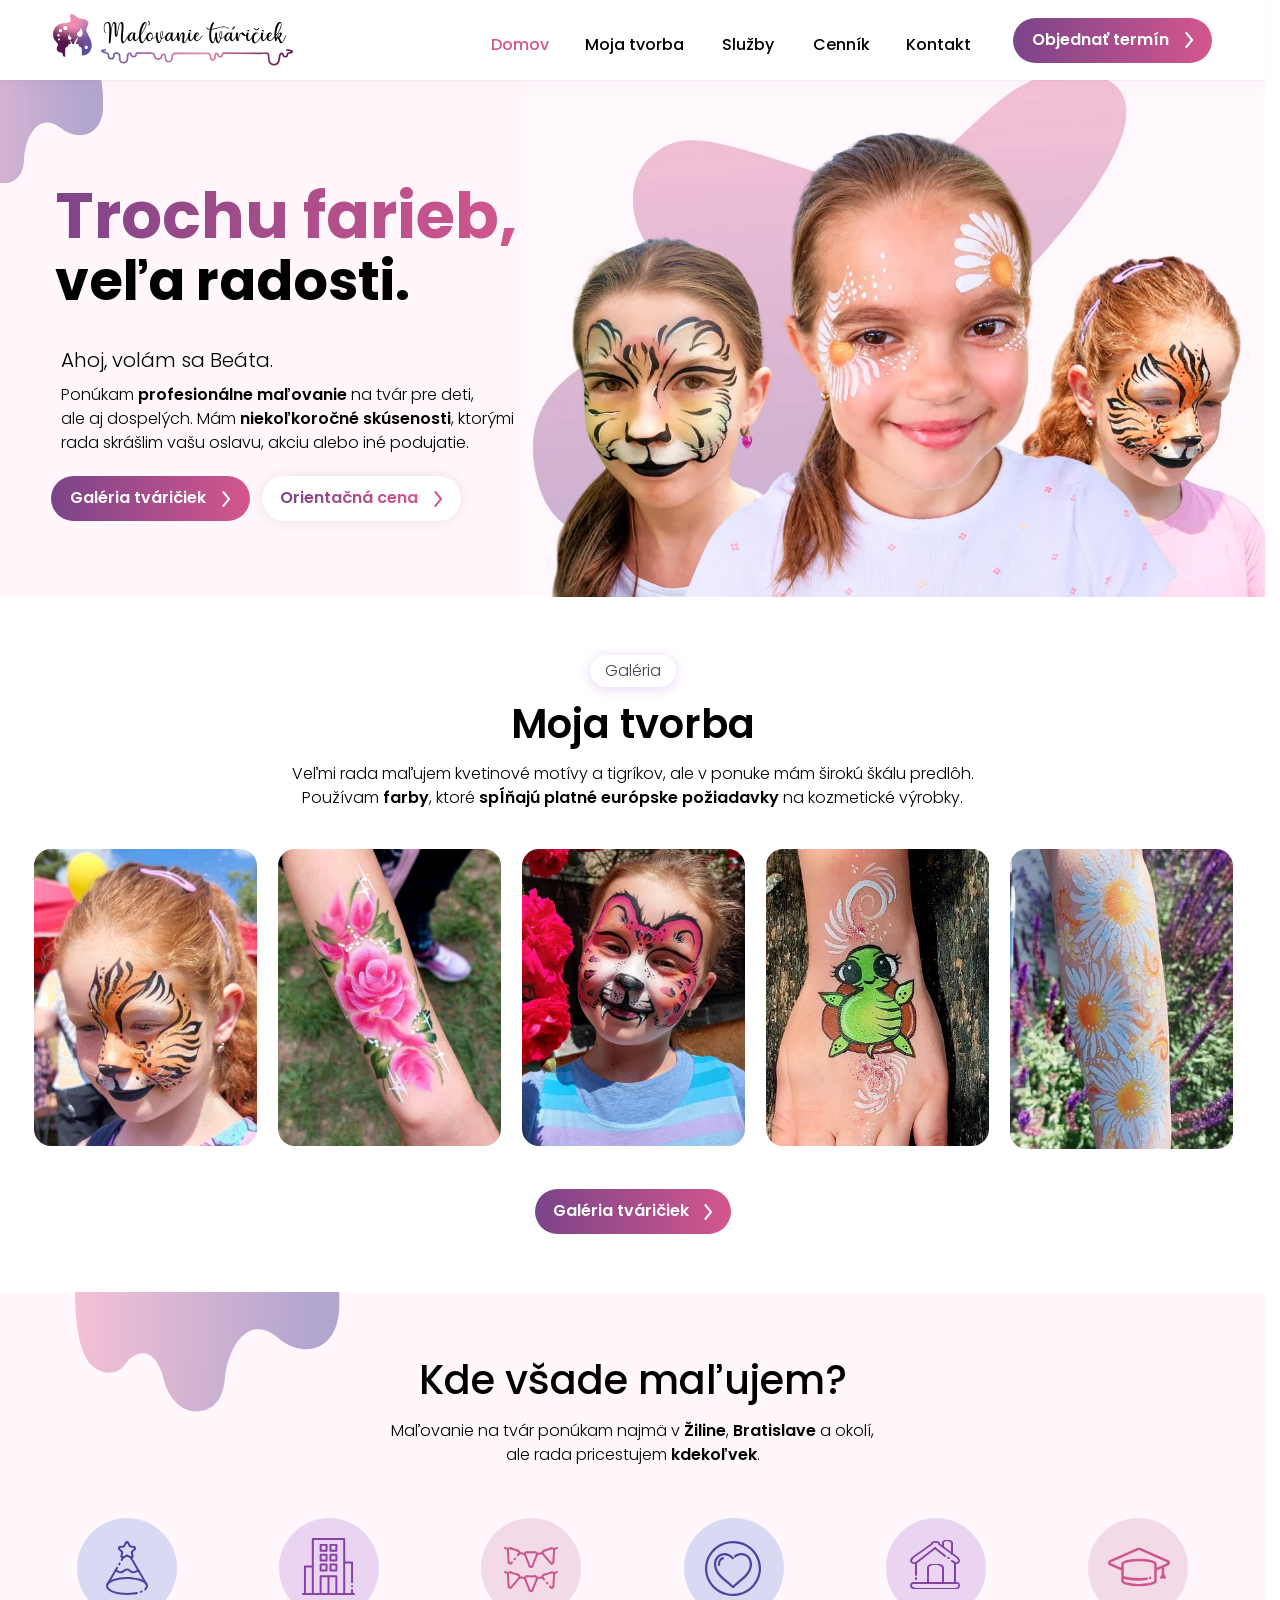
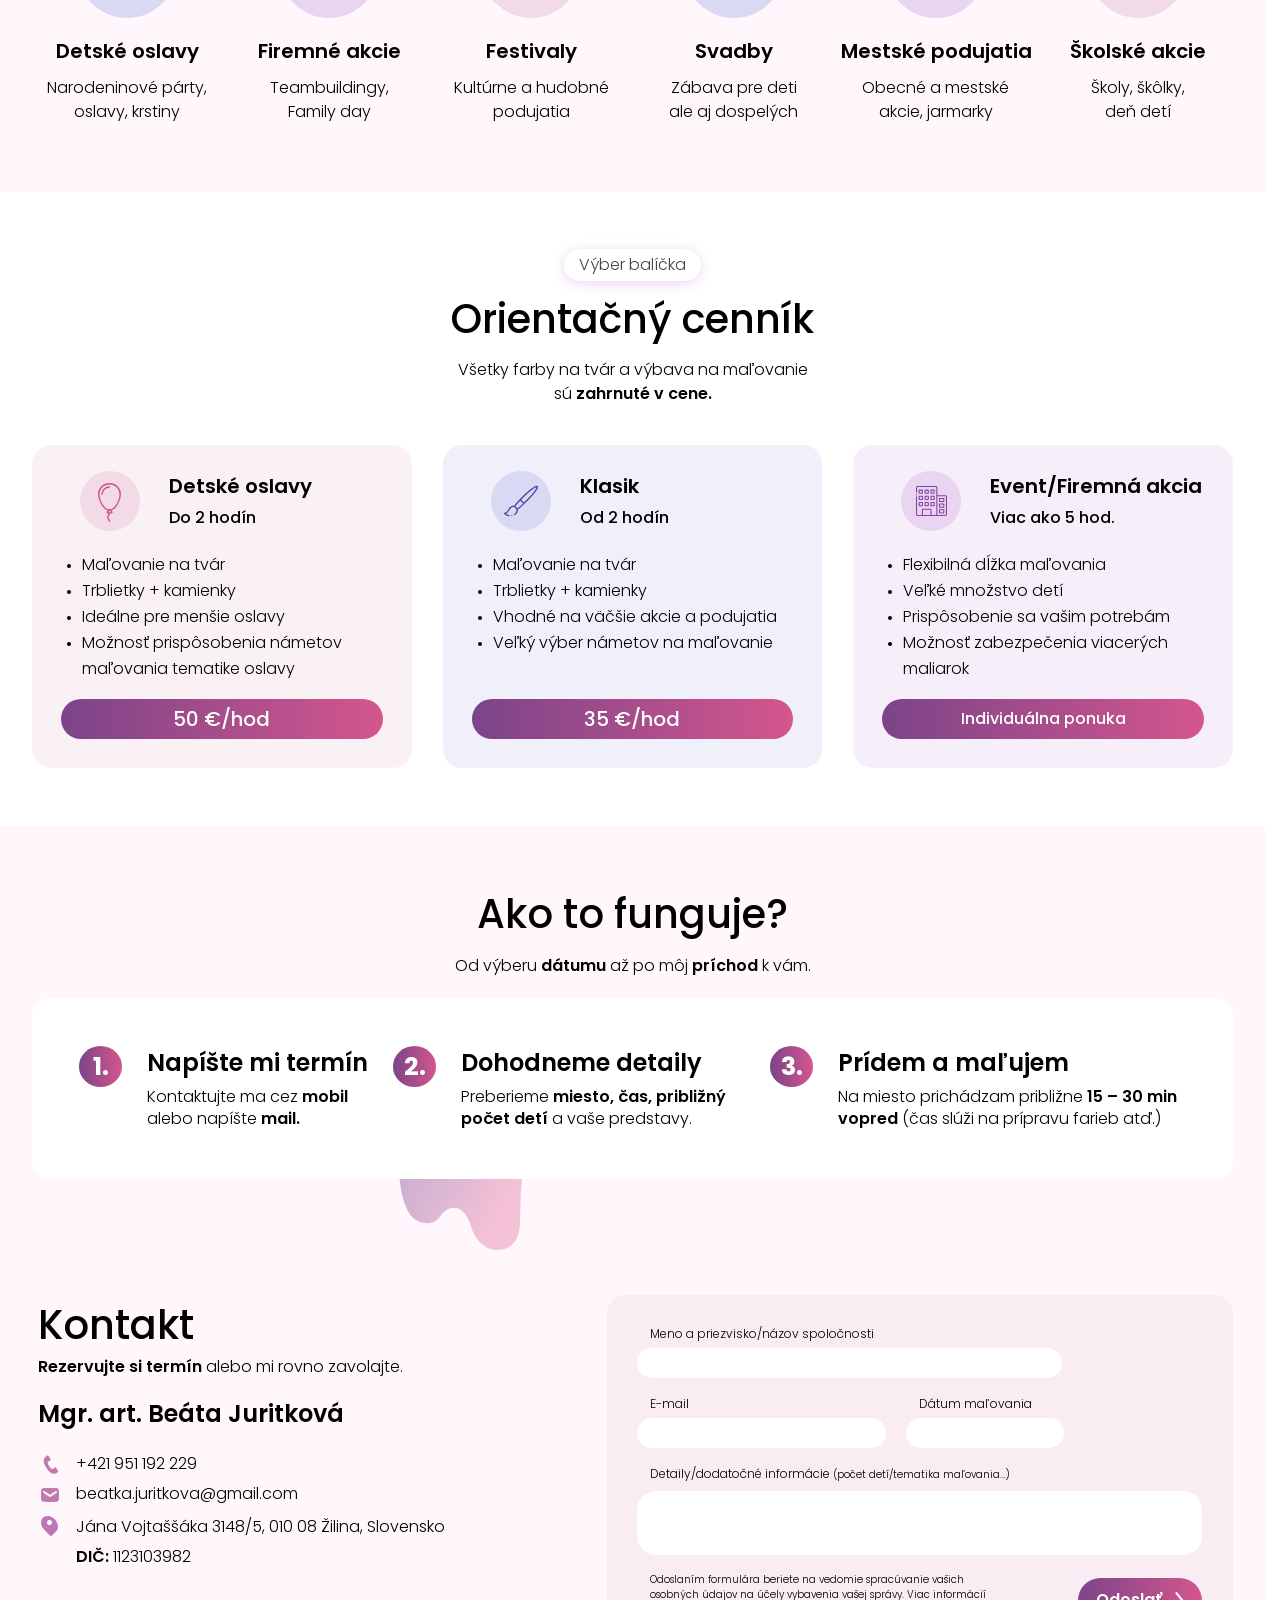
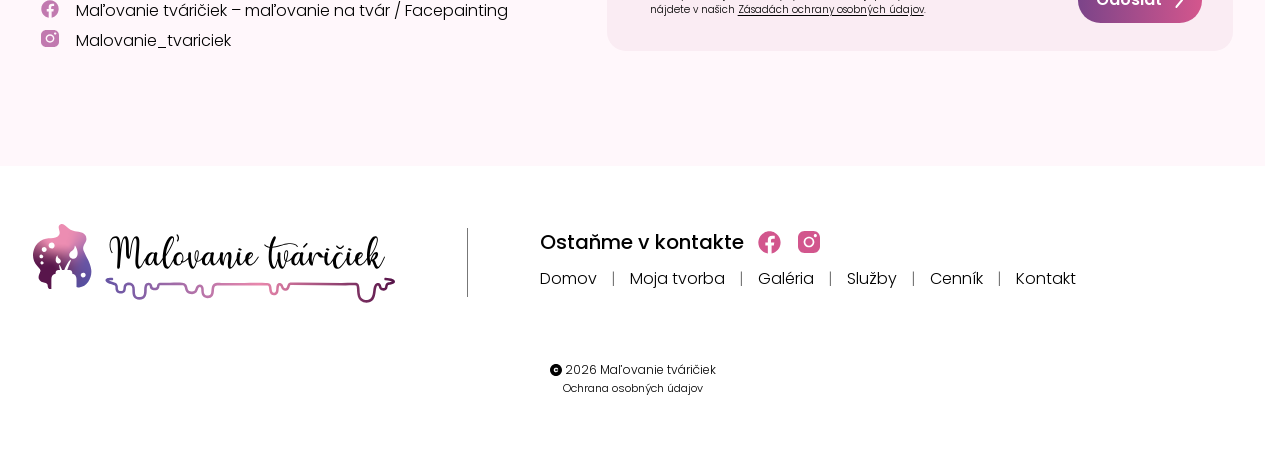
<file: index.html>
<!doctype html>
<html lang="sk">
  <head>
    <meta charset="UTF-8" />
    <meta name="viewport" content="width=device-width, initial-scale=1" />
    <title>Maľovanie tváričiek | Maľovanie na tvár | Facepainting</title>
    <meta
      name="description"
      content="Profesionálne maľovanie na tvár pre deti aj dospelých. Detské oslavy, svadby a podujatia v Žiline, Bratislave a okolí."
    />
    <meta name="theme-color" content="#fff7fb" />
    <link rel="canonical" href="https://malovanietvariciek.sk/" />
    <meta property="og:type" content="website" />
    <meta property="og:locale" content="sk_SK" />
    <meta
      property="og:title"
      content="Maľovanie tváričiek | Maľovanie na tvár | Facepainting"
    />
    <meta
      property="og:description"
      content="Profesionálne maľovanie na tvár pre deti aj dospelých. Detské oslavy, svadby a podujatia v Žiline, Bratislave a okolí."
    />
    <meta property="og:url" content="https://malovanietvariciek.sk/" />
    <meta
      property="og:image"
      content="https://malovanietvariciek.sk/fotky-web/social-preview.jpg"
    />
    <meta property="og:image:width" content="1200" />
    <meta property="og:image:height" content="630" />
    <link rel="icon" href="fotky-web/favicon.ico" />
    <link rel="apple-touch-icon" href="fotky-web/apple-touch-icon.png" />
    <link
      rel="preload"
      href="fonty/poppins-regular.woff2"
      as="font"
      type="font/woff2"
      crossorigin
    />
    <link
      rel="preload"
      href="fonty/poppins-semibold.woff2"
      as="font"
      type="font/woff2"
      crossorigin
    />
    <link
      rel="preload"
      href="fonty/poppins-bold.woff2"
      as="font"
      type="font/woff2"
      crossorigin
    />
    <link
      rel="preload"
      href="fonty/poppins-light.woff2"
      as="font"
      type="font/woff2"
      crossorigin
    />
    <link
      rel="preload"
      href="fonty/poppins-medium.woff2"
      as="font"
      type="font/woff2"
      crossorigin
    />
    <link rel="stylesheet" href="styles.css" />
    <script src="script.js" defer></script>
  </head>
  <body class="home-page">
    <a class="skip-link" href="#domov">Preskočiť na obsah</a>
    <header class="site-header">
      <div class="container nav-wrap">
        <a
          class="brand"
          href="#domov"
          aria-label="Maľovanie tváričiek – domov"
          ><img
            src="fotky-web/logo.svg"
            width="305"
            height="67"
            alt="Maľovanie tváričiek" /></a
        ><button
          class="menu-toggle"
          type="button"
          aria-expanded="false"
          aria-controls="main-nav"
          aria-label="Otvoriť navigáciu"
        >
          <span></span><span></span><span></span>
        </button>
        <nav class="main-nav" id="main-nav" aria-label="Hlavná navigácia">
          <a aria-current="location" href="#domov">Domov</a
          ><a href="#tvorba">Moja tvorba</a><a href="#sluzby">Služby</a
          ><a href="#cennik">Cenník</a><a href="#kontakt">Kontakt</a>
        </nav>
        <a class="button nav-cta" href="#kontakt"
          >Objednať termín
          <span class="arrow" aria-hidden="true"
            ><img
              src="fotky-web/figma/f15f8.svg"
              alt=""
              width="8.3171"
              height="16"
              data-figma-node="11292:154"
              style="left: 0px; top: 0px; transform: scaleX(-1)" /></span
        ></a>
      </div>
    </header>
    <main id="domov">
      <section class="hero" aria-labelledby="hero-title">
        <span class="hero-ornament" aria-hidden="true">
          <img src="fotky-web/ozdoba-uvod.svg" width="167.615" height="189.003" alt="" />
        </span>
        <picture class="hero-art"
          ><source media="(min-width: 1280px)" srcset="fotky-web/uvod-figma-desktop.webp" />
          <source
            media="(max-width: 1279px)"
            srcset="
              fotky-web/uvod-mobil-480.webp 480w,
              fotky-web/uvod-mobil-830.webp 830w
            "
            sizes="100vw" />
          <img
            src="fotky-web/uvod-1440.webp"
            srcset="
              fotky-web/uvod-960.webp   960w,
              fotky-web/uvod-1440.webp 1440w
            "
            sizes="100vw"
            width="1440"
            height="497"
            fetchpriority="high"
            alt="Tri dievčatá s namaľovanými tigrami a bielymi kvetmi na tvári"
        /></picture>
        <div class="container hero-inner">
          <div class="hero-copy">
            <h1 id="hero-title">
              <span>Trochu farieb,</span><br />veľa radosti.
            </h1>
            <p class="intro">Ahoj, volám sa Beáta.</p>
            <p>
              Ponúkam <strong>profesionálne maľovanie</strong> na tvár pre deti,<br class="hero-line-break" />
              ale aj dospelých. Mám <strong>niekoľkoročné skúsenosti</strong>, ktorými<br class="hero-line-break" />
              rada skrášlim vašu oslavu, akciu alebo iné podujatie.
            </p>
            <div class="hero-actions">
              <a class="button" href="galeria.html"
                ><span class="button-label">Galéria tváričiek</span>
                <span class="arrow" aria-hidden="true"
                  ><img
                    src="fotky-web/figma/f15f8.svg"
                    alt=""
                    width="8.3171"
                    height="16"
                    data-figma-node="11292:154"
                    style="
                      left: 0px;
                      top: 0px;
                      transform: scaleX(-1);
                    " /></span></a
              ><a class="button button-white" href="#cennik"
                ><span class="button-label">Orientačná cena</span>
                <span class="arrow" aria-hidden="true"
                  ><img
                    src="fotky-web/figma/c7507.svg"
                    alt=""
                    width="8.3171"
                    height="16"
                    data-figma-node="11292:154"
                    style="left: 0px; top: 0px; transform: scaleX(-1)" /></span
              ></a>
            </div>
          </div>
        </div>
      </section>
      <section
        class="portfolio section"
        id="tvorba"
        aria-labelledby="portfolio-title"
      >
        <div class="container">
          <div class="section-heading">
            <span class="pill">Galéria</span>
            <h2 id="portfolio-title">Moja tvorba</h2>
            <p>
              Veľmi rada maľujem kvetinové motívy a tigríkov, ale v ponuke mám
              širokú škálu predlôh.<br />
              Používam <strong>farby</strong>, ktoré <strong>spĺňajú platné európske požiadavky</strong> na kozmetické výrobky.
            </p>
          </div>
          <div class="gallery-grid">
            <button
              class="gallery-card"
              type="button"
              data-image="fotky-web/figma/photo-11292-513-461.webp"
              data-width="461"
              data-height="615"
              aria-label="Zväčšiť: Dievča s tigrom namaľovaným na tvári"
            >
              <img
                src="fotky-web/figma/photo-11292-513-461.webp"
                srcset="
                  fotky-web/figma/photo-11292-513-320.webp 320w,
                  fotky-web/figma/photo-11292-513-461.webp 461w
                "
                sizes="(max-width:699px) calc((100vw - 48px) / 2), (max-width:1099px) calc((100vw - 112px) / 3), 225px"
                width="461"
                height="615"
                loading="lazy"
                decoding="async"
                alt="Dievča s tigrom namaľovaným na tvári"
                data-figma-photo="11292:513"
              /></button
            ><button
              class="gallery-card"
              type="button"
              data-image="fotky-web/figma/photo-11292-514-1048.webp"
              data-width="1048"
              data-height="1397"
              aria-label="Zväčšiť: Ružové ruže namaľované na ruke"
            >
              <img
                src="fotky-web/figma/photo-11292-514-640.webp"
                srcset="
                  fotky-web/figma/photo-11292-514-320.webp   320w,
                  fotky-web/figma/photo-11292-514-640.webp   640w,
                  fotky-web/figma/photo-11292-514-1048.webp 1048w
                "
                sizes="(max-width:699px) calc((100vw - 48px) / 2), (max-width:1099px) calc((100vw - 112px) / 3), 225px"
                width="640"
                height="853"
                loading="lazy"
                decoding="async"
                alt="Ružové ruže namaľované na ruke"
                data-figma-photo="11292:514"
              /></button
            ><button
              class="gallery-card"
              type="button"
              data-image="fotky-web/figma/photo-11292-521-1280.webp"
              data-width="1280"
              data-height="1707"
              aria-label="Zväčšiť: Dievča s ružovým psíkom namaľovaným na tvári"
            >
              <img
                src="fotky-web/figma/photo-11292-521-640.webp"
                srcset="
                  fotky-web/figma/photo-11292-521-320.webp   320w,
                  fotky-web/figma/photo-11292-521-640.webp   640w,
                  fotky-web/figma/photo-11292-521-1280.webp 1280w
                "
                sizes="(max-width:699px) calc((100vw - 48px) / 2), (max-width:1099px) calc((100vw - 112px) / 3), 225px"
                width="640"
                height="853"
                loading="lazy"
                decoding="async"
                alt="Dievča s ružovým psíkom namaľovaným na tvári"
                data-figma-photo="11292:521"
              /></button
            ><button
              class="gallery-card"
              type="button"
              data-image="fotky-web/figma/photo-11292-519-522.webp"
              data-width="522"
              data-height="696"
              aria-label="Zväčšiť: Zelená korytnačka namaľovaná na ruke"
            >
              <img
                src="fotky-web/figma/photo-11292-519-522.webp"
                srcset="
                  fotky-web/figma/photo-11292-519-320.webp 320w,
                  fotky-web/figma/photo-11292-519-522.webp 522w
                "
                sizes="(max-width:699px) calc((100vw - 48px) / 2), (max-width:1099px) calc((100vw - 112px) / 3), 225px"
                width="522"
                height="696"
                loading="lazy"
                decoding="async"
                alt="Zelená korytnačka namaľovaná na ruke"
                data-figma-photo="11292:519"
              /></button
            ><button
              class="gallery-card"
              type="button"
              data-image="fotky-web/figma/photo-11292-520-1280.webp"
              data-width="1280"
              data-height="1722"
              aria-label="Zväčšiť: Biele lúčne kvety namaľované na ruke"
            >
              <img
                src="fotky-web/figma/photo-11292-520-640.webp"
                srcset="
                  fotky-web/figma/photo-11292-520-320.webp   320w,
                  fotky-web/figma/photo-11292-520-640.webp   640w,
                  fotky-web/figma/photo-11292-520-1280.webp 1280w
                "
                sizes="(max-width:699px) calc((100vw - 48px) / 2), (max-width:1099px) calc((100vw - 112px) / 3), 225px"
                width="640"
                height="861"
                loading="lazy"
                decoding="async"
                alt="Biele lúčne kvety namaľované na ruke"
                data-figma-photo="11292:520"
              />
            </button>
          </div>
          <a class="button see-all" href="galeria.html"
            >Galéria tváričiek
            <span class="arrow" aria-hidden="true"
              ><img
                src="fotky-web/figma/f15f8.svg"
                alt=""
                width="8.3171"
                height="16"
                style="left: 0px; top: 0px; transform: scaleX(-1)" /></span
          ></a>
        </div>
      </section>
      <section
        class="services section blush"
        id="sluzby"
        aria-labelledby="services-title"
      >
        <div class="paint-splash" aria-hidden="true"></div>
        <div class="container">
          <div class="section-heading">
          <h2 id="services-title">Kde všade maľujem?</h2>
            <p>
              Maľovanie na tvár ponúkam najmä v <strong>Žiline</strong>,
              <strong>Bratislave</strong> a okolí,<br class="desktop-break" />
              ale rada pricestujem <strong>kdekoľvek</strong>.
            </p>
          </div>
          <div class="occasion-grid">
            <article class="occasion">
              <span
                class="design-icon"
                style="--icon-width: 100px; --icon-height: 100px"
                aria-hidden="true"
                ><span class="design-canvas" style="width: 100px; height: 100px"
                  ><img
                    src="fotky-web/figma/57167.svg"
                    alt=""
                    width="100"
                    height="100"
                    data-figma-node="11292:184"
                    style="left: 0px; top: 0px" /></span
              ></span>
              <h3>Detské oslavy</h3>
              <p>Narodeninové párty,<br />oslavy, krstiny</p>
            </article>
            <article class="occasion">
              <span
                class="design-icon"
                style="--icon-width: 100px; --icon-height: 100px"
                aria-hidden="true"
                ><span class="design-canvas" style="width: 100px; height: 100px"
                  ><img
                    src="fotky-web/figma/866ab.svg"
                    alt=""
                    width="100"
                    height="100"
                    data-figma-node="11292:338"
                    style="left: 0px; top: 0px" /><img
                    src="fotky-web/figma/d800c.svg"
                    alt=""
                    width="53.1562"
                    height="57.0938"
                    data-figma-node="11292:340"
                    style="left: 22.921875px; top: 19.953125px" /></span
              ></span>
              <h3>Firemné akcie</h3>
              <p>Teambuildingy,<br />Family day</p>
            </article>
            <article class="occasion">
              <span
                class="design-icon"
                style="--icon-width: 100px; --icon-height: 100px"
                aria-hidden="true"
                ><span class="design-canvas" style="width: 100px; height: 100px"
                  ><img
                    src="fotky-web/figma/7199c.svg"
                    alt=""
                    width="100"
                    height="100"
                    data-figma-node="11292:264"
                    style="left: 0px; top: 0px" /></span
              ></span>
              <h3>Festivaly</h3>
              <p>Kultúrne a hudobné<br />podujatia</p>
            </article>
            <article class="occasion">
              <span
                class="design-icon"
                style="--icon-width: 100px; --icon-height: 100px"
                aria-hidden="true"
                ><span class="design-canvas" style="width: 100px; height: 100px"
                  ><img
                    src="fotky-web/figma/1b04c.svg"
                    alt=""
                    width="100"
                    height="100"
                    data-figma-node="11292:316"
                    style="left: 0px; top: 0px" /><img
                    src="fotky-web/figma/44b26.svg"
                    alt=""
                    width="19.9332"
                    height="24.3979"
                    data-figma-node="11292:320"
                    style="left: 48.386719px; top: 45.672852px" /><img
                    src="fotky-web/figma/0d7c2.svg"
                    alt=""
                    width="19.9331"
                    height="24.4"
                    data-figma-node="11292:323"
                    style="left: 30.671875px; top: 45.670898px" /><img
                    src="fotky-web/figma/63259.svg"
                    alt=""
                    width="19.9658"
                    height="12.5496"
                    data-figma-node="11292:326"
                    style="left: 30.636719px; top: 35.34082px" /><img
                    src="fotky-web/figma/fccb8.svg"
                    alt=""
                    width="17.6845"
                    height="12.5245"
                    data-figma-node="11292:329"
                    style="left: 50.660156px; top: 35.366211px" /><img
                    src="fotky-web/figma/0bbeb.svg"
                    alt=""
                    width="6.28429"
                    height="8.38353"
                    data-figma-node="11292:332"
                    style="left: 34.300781px; top: 39.231445px" /><img
                    src="fotky-web/figma/9e55a.svg"
                    alt=""
                    width="55.4601"
                    height="55.4255"
                    data-figma-node="11292:335"
                    style="left: 21.769531px; top: 22.786133px" /></span
              ></span>
              <h3>Svadby</h3>
              <p>Zábava pre deti<br />ale aj dospelých</p>
            </article>
            <article class="occasion">
              <span
                class="design-icon"
                style="--icon-width: 100px; --icon-height: 100px"
                aria-hidden="true"
                ><span class="design-canvas" style="width: 100px; height: 100px"
                  ><img
                    src="fotky-web/figma/866ab.svg"
                    alt=""
                    width="100"
                    height="100"
                    data-figma-node="11292:210"
                    style="left: 0px; top: 0px" /><img
                    src="fotky-web/figma/5fc72.svg"
                    alt=""
                    width="4.51903"
                    height="7.375"
                    data-figma-node="11292:212"
                    style="left: 24.699219px; top: 64.015625px" /><img
                    src="fotky-web/figma/c0c40.svg"
                    alt=""
                    width="4.51903"
                    height="7.375"
                    data-figma-node="11292:214"
                    style="left: 69.78125px; top: 64.015625px" /><img
                    src="fotky-web/figma/41a3c.svg"
                    alt=""
                    width="44.25"
                    height="1.84375"
                    data-figma-node="11292:216"
                    style="left: 27.375px; top: 69.546875px" /><img
                    src="fotky-web/figma/41a3c.svg"
                    alt=""
                    width="44.25"
                    height="1.84375"
                    data-figma-node="11292:218"
                    style="left: 27.375px; top: 64.015625px" /><img
                    src="fotky-web/figma/08cea.svg"
                    alt=""
                    width="5.53125"
                    height="5.53125"
                    data-figma-node="11292:220"
                    style="left: 52.265625px; top: 45.578125px" /><img
                    src="fotky-web/figma/e1024.svg"
                    alt=""
                    width="1.84375"
                    height="16.5938"
                    data-figma-node="11292:222"
                    style="left: 55.953125px; top: 49.265625px" /><img
                    src="fotky-web/figma/97b7b.svg"
                    alt=""
                    width="9.21875"
                    height="1.84375"
                    data-figma-node="11292:224"
                    style="left: 44.890625px; top: 45.578125px" /><img
                    src="fotky-web/figma/e67e4.svg"
                    alt=""
                    width="5.53125"
                    height="5.53125"
                    data-figma-node="11292:226"
                    style="left: 41.203125px; top: 45.578125px" /><img
                    src="fotky-web/figma/e1024.svg"
                    alt=""
                    width="1.84375"
                    height="16.5938"
                    data-figma-node="11292:228"
                    style="left: 41.203125px; top: 49.265625px" /><img
                    src="fotky-web/figma/472fb.svg"
                    alt=""
                    width="8.56321"
                    height="2.97812"
                    data-figma-node="11292:230"
                    style="left: 45.21875px; top: 23.456055px" /><img
                    src="fotky-web/figma/87e98.svg"
                    alt=""
                    width="21.3673"
                    height="16.7739"
                    data-figma-node="11292:232"
                    style="left: 51.9375px; top: 24.588867px" /><img
                    src="fotky-web/figma/a4e87.svg"
                    alt=""
                    width="6.27691"
                    height="6.82288"
                    data-figma-node="11292:234"
                    style="left: 68.101562px; top: 39.518555px" /><img
                    src="fotky-web/figma/5c811.svg"
                    alt=""
                    width="21.3673"
                    height="16.7736"
                    data-figma-node="11292:236"
                    style="left: 29.054688px; top: 28.983398px" /><img
                    src="fotky-web/figma/c82f0.svg"
                    alt=""
                    width="21.3664"
                    height="16.7739"
                    data-figma-node="11292:238"
                    style="left: 25.695312px; top: 24.588867px" /><img
                    src="fotky-web/figma/9535d.svg"
                    alt=""
                    width="6.27665"
                    height="6.82288"
                    data-figma-node="11292:240"
                    style="left: 24.621094px; top: 39.518555px" /><img
                    src="fotky-web/figma/ff689.svg"
                    alt=""
                    width="1.84375"
                    height="22.0706"
                    data-figma-node="11292:242"
                    style="left: 67.9375px; top: 43.789062px" /><img
                    src="fotky-web/figma/394d8.svg"
                    alt=""
                    width="4.60938"
                    height="4.60938"
                    data-figma-node="11292:244"
                    style="left: 62.40625px; top: 21.609375px" /><img
                    src="fotky-web/figma/b7a00.svg"
                    alt=""
                    width="5.53125"
                    height="1.84375"
                    data-figma-node="11292:246"
                    style="left: 58.71875px; top: 21.609375px" /><img
                    src="fotky-web/figma/f7faa.svg"
                    alt=""
                    width="4.60938"
                    height="4.60938"
                    data-figma-node="11292:248"
                    style="left: 55.953125px; top: 21.609375px" /><img
                    src="fotky-web/figma/b8b9c.svg"
                    alt=""
                    width="1.84375"
                    height="5.12931"
                    data-figma-node="11292:250"
                    style="left: 55.953125px; top: 24.375px" /><img
                    src="fotky-web/figma/456b0.svg"
                    alt=""
                    width="1.84375"
                    height="12.1789"
                    data-figma-node="11292:252"
                    style="left: 65.171875px; top: 24.375px" /><img
                    src="fotky-web/figma/596cf.svg"
                    alt=""
                    width="1.84375"
                    height="13.7737"
                    data-figma-node="11292:254"
                    style="left: 29.21875px; top: 43.789062px" /><img
                    src="fotky-web/figma/7eee3.svg"
                    alt=""
                    width="1.84375"
                    height="2.76562"
                    data-figma-node="11292:256"
                    style="left: 29.21875px; top: 59.40625px" /><img
                    src="fotky-web/figma/8cac6.svg"
                    alt=""
                    width="4.55082"
                    height="3.91437"
                    data-figma-node="11292:258"
                    style="left: 65.394775px; top: 41.842773px" /><img
                    src="fotky-web/figma/4a8e1.svg"
                    alt=""
                    width="2.57579"
                    height="2.40428"
                    data-figma-node="11292:260"
                    style="left: 61.734375px; top: 39.043945px" /><img
                    src="fotky-web/figma/5a2fb.svg"
                    alt=""
                    width="12.0693"
                    height="9.6641"
                    data-figma-node="11292:262"
                    style="left: 48.578125px; top: 28.983398px" /></span
              ></span>
              <h3>Mestské podujatia</h3>
              <p>Obecné a mestské<br />akcie, jarmarky</p>
            </article>
            <article class="occasion">
              <span
                class="design-icon"
                style="--icon-width: 100px; --icon-height: 100px"
                aria-hidden="true"
                ><span class="design-canvas" style="width: 100px; height: 100px"
                  ><img
                    src="fotky-web/figma/91e6d.svg"
                    alt=""
                    width="100"
                    height="100"
                    data-figma-node="11292:349"
                    style="left: 0px; top: 0px" /></span
              ></span>
              <h3>Školské akcie</h3>
              <p>Školy, škôlky,<br />deň detí</p>
            </article>
          </div>
        </div>
      </section>
      <section
        class="pricing section"
        id="cennik"
        aria-labelledby="pricing-title"
      >
        <div class="container">
          <div class="section-heading">
            <span class="pill">Výber balíčka</span>
            <h2 id="pricing-title">Orientačný cenník</h2>
            <p>
              Všetky farby na tvár a výbava na maľovanie<br />
              sú <strong>zahrnuté v cene.</strong>
            </p>
          </div>
          <div class="pricing-grid">
            <article class="price-card price-0">
              <div class="price-heading">
                <span class="price-icon" aria-hidden="true"
                  ><span class="design-canvas" style="width: 60px; height: 60px"
                    ><img
                      src="fotky-web/figma/9c0e9.svg"
                      alt=""
                      width="60"
                      height="60"
                      data-figma-node="11292:392"
                      style="left: 0px; top: 0px" /><img
                      src="fotky-web/figma/b2139.svg"
                      alt=""
                      width="22.525"
                      height="38.775"
                      data-figma-node="11292:399"
                      style="left: 18.237503px; top: 12.112305px" /></span
                ></span>
                <div>
                  <h3>Detské oslavy</h3>
                  <p>Do 2 hodín</p>
                </div>
              </div>
              <ul>
                <li>Maľovanie na tvár</li>
                <li>Trblietky + kamienky</li>
                <li>Ideálne pre menšie oslavy</li>
                <li>Možnosť prispôsobenia námetov maľovania tematike oslavy</li>
              </ul>
              <a
                class="button price-button"
                href="#kontakt"
                aria-label="Detské oslavy: 50 €/hod – kontaktovať Beátu"
                >50 €/hod</a
              >
            </article>
            <article class="price-card price-1">
              <div class="price-heading">
                <span class="price-icon" aria-hidden="true"
                  ><span class="design-canvas" style="width: 60px; height: 60px"
                    ><img
                      src="fotky-web/figma/6d117.svg"
                      alt=""
                      width="60"
                      height="60"
                      data-figma-node="11292:407"
                      style="left: 0px; top: 0px" /><img
                      src="fotky-web/figma/cee5d.svg"
                      alt=""
                      width="34"
                      height="34"
                      data-figma-node="11292:413"
                      style="left: 13px; top: 13px" /></span
                ></span>
                <div>
                  <h3>Klasik</h3>
                  <p>Od 2 hodín</p>
                </div>
              </div>
              <ul>
                <li>Maľovanie na tvár</li>
                <li>Trblietky + kamienky</li>
                <li>Vhodné na väčšie akcie a podujatia</li>
                <li>Veľký výber námetov na maľovanie</li>
              </ul>
              <a
                class="button price-button"
                href="#kontakt"
                aria-label="Klasik: 35 €/hod – kontaktovať Beátu"
                >35 €/hod</a
              >
            </article>
            <article class="price-card price-2">
              <div class="price-heading">
                <span class="price-icon" aria-hidden="true"
                  ><span class="design-canvas" style="width: 60px; height: 60px"
                    ><img
                      src="fotky-web/figma/7b9c2.svg"
                      alt=""
                      width="60"
                      height="60"
                      data-figma-node="11292:419"
                      style="left: 0px; top: 0px" /><img
                      src="fotky-web/figma/9cbcf.svg"
                      alt=""
                      width="30.8125"
                      height="30.8125"
                      data-figma-node="11292:426"
                      style="left: 14.59375px; top: 14.508789px" /></span
                ></span>
                <div>
                  <h3>Event/Firemná akcia</h3>
                  <p>Viac ako 5 hod.</p>
                </div>
              </div>
              <ul>
                <li>Flexibilná dĺžka maľovania</li>
                <li>Veľké množstvo detí</li>
                <li>Prispôsobenie sa vašim potrebám</li>
                <li>Možnosť zabezpečenia viacerých maliarok</li>
              </ul>
              <a
                class="button price-button"
                href="#kontakt"
                aria-label="Event/Firemná akcia: Individuálna ponuka – kontaktovať Beátu"
                >Individuálna ponuka</a
              >
            </article>
          </div>
        </div>
      </section>
      <div class="blush lower-page">
        <section class="steps section" aria-labelledby="steps-title">
          <div class="container">
            <div class="section-heading">
              <h2 id="steps-title">Ako to funguje?</h2>
              <p>
                Od výberu <strong>dátumu</strong> až po môj
                <strong>príchod</strong> k vám.
              </p>
            </div>
            <ol class="steps-list">
              <li>
                <span>1.</span>
                <div>
                  <h3>Napíšte mi termín</h3>
                  <p>
                    Kontaktujte ma cez <strong>mobil</strong><br />
                    alebo napíšte <strong>mail.</strong>
                  </p>
                </div>
              </li>
              <li>
                <span>2.</span>
                <div>
                  <h3>Dohodneme detaily</h3>
                  <p>
                    Preberieme <strong>miesto, čas, približný počet detí</strong> a vaše
                    predstavy.
                  </p>
                </div>
              </li>
              <li>
                <span>3.</span>
                <div>
                  <h3>Prídem a maľujem</h3>
                  <p>
                    Na miesto prichádzam približne <strong>15 – 30 min
                    vopred</strong> (čas slúži
                    na prípravu farieb atď.)
                  </p>
                </div>
              </li>
            </ol>
          </div>
        </section>
        <section
          class="contact section"
          id="kontakt"
          aria-labelledby="contact-title"
        >
          <div class="container contact-grid">
            <div class="contact-copy">
              <h2 id="contact-title">Kontakt</h2>
              <p><strong>Rezervujte si termín</strong> alebo mi rovno zavolajte.</p>
              <h3>Mgr. art. Beáta Juritková</h3>
              <ul class="contact-list">
                <li>
                  <a href="tel:+421951192229"
                    ><span class="contact-icon" aria-hidden="true"
                      ><span
                        class="design-canvas"
                        style="width: 24px; height: 24px"
                        ><img
                          src="fotky-web/figma/9a2e8.svg"
                          alt=""
                          width="24"
                          height="24"
                          data-figma-node="11292:441"
                          style="left: 0px; top: 0px" /></span></span
                    >+421 951 192 229</a
                  >
                </li>
                <li>
                  <a href="mailto:beatka.juritkova@gmail.com"
                    ><span class="contact-icon" aria-hidden="true"
                      ><span
                        class="design-canvas"
                        style="width: 24px; height: 24px"
                        ><img
                          src="fotky-web/figma/7175f.svg"
                          alt=""
                          width="24"
                          height="24"
                          data-figma-node="11292:442"
                          style="left: 0px; top: 0px" /></span></span
                    >beatka.juritkova@gmail.com</a
                  >
                </li>
                <li class="contact-address">
                  <span class="contact-icon location-icon" aria-hidden="true"></span>
                  <div><address>Jána Vojtaššáka 3148/5, 010 08 Žilina, Slovensko</address>
                  <p><strong>DIČ:</strong> 1123103982</p></div>
                </li>
                <li>
                  <a
                    href="https://www.facebook.com/malovanie.tvariciek.bebe"
                    target="_blank"
                    rel="noopener noreferrer"
                    ><span
                      class="contact-icon"
                      style="--icon-width: 18px; --icon-height: 18px"
                      aria-hidden="true"
                      ><span
                        class="design-canvas"
                        style="width: 18px; height: 18px"
                        ><img
                          src="fotky-web/figma/6b158.svg"
                          alt=""
                          width="18"
                          height="18"
                          data-figma-node="11292:443"
                          style="left: 0px; top: 0px" /></span></span
                    >Maľovanie tváričiek – maľovanie na tvár / Facepainting<span
                      class="sr-only"
                    >
                      (nová karta)</span
                    ></a
                  >
                </li>
                <li>
                  <a
                    href="https://www.instagram.com/malovanie_tvariciek/"
                    target="_blank"
                    rel="noopener noreferrer"
                    ><span
                      class="contact-icon"
                      style="--icon-width: 21px; --icon-height: 21px"
                      aria-hidden="true"
                      ><span
                        class="design-canvas"
                        style="width: 21px; height: 21px"
                        ><img
                          src="fotky-web/figma/59cc1.svg"
                          alt=""
                          width="17.0625"
                          height="17.0625"
                          data-figma-node="11292:447"
                          style="
                            left: 1.96875px;
                            top: 1.96875px;
                          " /></span></span
                    >Malovanie_tvariciek<span class="sr-only">
                      (nová karta)</span
                    ></a
                  >
                </li>
              </ul>
            </div>
            <form
              class="booking-form"
              id="booking-form"
              action="https://formsubmit.co/beatka.juritkova@gmail.com"
              method="POST"
              accept-charset="UTF-8"
            >
              <input
                type="hidden"
                name="_subject"
                value="Nový dopyt z webu Maľovanie tváričiek"
              /><input type="hidden" name="_template" value="table" /><input
                type="hidden"
                name="_captcha"
                value="false"
              /><input
                type="hidden"
                name="_url"
                value="https://malovanietvariciek.sk/#kontakt"
              /><label class="form-honeypot" aria-hidden="true"
                >Nechajte prázdne<input
                  type="text"
                  name="_honey"
                  tabindex="-1"
                  autocomplete="off" /></label
              ><label
                ><span class="field-label"
                  >Meno a priezvisko/názov spoločnosti
                  <span class="sr-only">(povinné)</span></span
                ><input
                  type="text"
                  name="Meno"
                  autocomplete="name"
                  required
                  maxlength="160"
              /></label>
              <div class="form-row">
                <label
                  ><span class="field-label"
                    >E-mail <span class="sr-only">(povinný)</span></span
                  ><input
                    type="email"
                    name="email"
                    autocomplete="email"
                    required
                    maxlength="254" /></label
                ><label
                  ><span class="field-label">Dátum maľovania</span
                  ><input type="date" name="Datum"
                /></label>
              </div>
              <label
                ><span class="field-label"
                  >Detaily/dodatočné informácie
                  <span class="label-detail"
                    >(počet detí/tematika maľovania...)</span
                  ></span
                ><textarea name="Sprava" rows="3" maxlength="5000"></textarea>
              </label>
              <div class="form-bottom">
                <p class="form-privacy">Odoslaním formulára beriete na vedomie spracúvanie vašich osobných údajov na účely vybavenia vašej správy. Viac informácií nájdete v našich <a href="ochrana-osobnych-udajov.html">Zásadách ochrany osobných údajov</a>.</p>
                <button class="button button-submit" type="submit">
                  <span class="button-label">Odoslať</span
                  ><span class="arrow" aria-hidden="true"
                    ><img
                      src="fotky-web/figma/f15f8.svg"
                      alt=""
                      width="8.3171"
                      height="16"
                      data-figma-node="11292:154"
                      style="left: 0px; top: 0px; transform: scaleX(-1)"
                  /></span>
                </button>
              </div>
              <p
                class="form-status"
                id="form-status"
                role="status"
                aria-live="polite"
                hidden
              ></p>
            </form>
          </div>
        </section>
      </div>
    </main>
    <footer class="site-footer">
      <div class="container footer-grid">
        <a
          class="footer-logo"
          href="#domov"
          aria-label="Maľovanie tváričiek – domov"
          ><img
            src="fotky-web/logo.svg"
            width="305"
            height="67"
            alt="Maľovanie tváričiek"
            loading="lazy"
        /></a>
        <div class="footer-links">
          <div class="footer-socials">
            <strong>Ostaňme v kontakte</strong
            ><a
              href="https://www.facebook.com/malovanie.tvariciek.bebe"
              target="_blank"
              rel="noopener noreferrer"
              aria-label="Facebook – otvorí sa v novej karte"
              ><span
                class="footer-icon"
                style="
                  --icon-width: 23.36170196533203px;
                  --icon-height: 23.36170196533203px;
                "
                aria-hidden="true"
                ><span
                  class="design-canvas"
                  style="
                    width: 23.36170196533203px;
                    height: 23.36170196533203px;
                  "
                  ><img
                    src="fotky-web/figma/32007.svg"
                    alt=""
                    width="23.3617"
                    height="23.3617"
                    data-figma-node="11292:474"
                    style="left: 0px; top: 0px" /></span></span></a
            ><a
              href="https://www.instagram.com/malovanie_tvariciek/"
              target="_blank"
              rel="noopener noreferrer"
              aria-label="Instagram – otvorí sa v novej karte"
              ><span
                class="footer-icon"
                style="
                  --icon-width: 27.255319595336914px;
                  --icon-height: 27.255319595336914px;
                "
                aria-hidden="true"
                ><span
                  class="design-canvas"
                  style="
                    width: 27.255319595336914px;
                    height: 27.255319595336914px;
                  "
                  ><img
                    src="fotky-web/figma/2255a.svg"
                    alt=""
                    width="22.1449"
                    height="22.1449"
                    data-figma-node="11292:478"
                    style="left: 2.554688px; top: 2.555664px" /></span></span
            ></a>
          </div>
          <nav aria-label="Navigácia v pätičke">
            <a href="#domov">Domov</a
            ><a href="index.html#tvorba">Moja tvorba</a
            ><a href="galeria.html">Galéria</a
            ><a href="index.html#sluzby">Služby</a
            ><a href="index.html#cennik">Cenník</a
            ><a href="index.html#kontakt">Kontakt</a>
          </nav>
        </div>
        <p class="copyright">
          <img
            src="fotky-web/figma/79fe2.svg"
            alt=""
            width="16"
            height="16"
            data-figma-node="11292:484"
            style="left: 0px; top: 0px"
          />
          <span class="copyright-text"><span data-year>2026</span> Maľovanie tváričiek</span>
          <a class="privacy-link" href="ochrana-osobnych-udajov.html">Ochrana osobných údajov</a>
        </p>
      </div>
    </footer>
    <dialog class="lightbox" aria-label="Zväčšená fotografia">
      <button
        class="lightbox-close"
        type="button"
        aria-label="Zavrieť fotografiu"
        autofocus
      >
        ×</button
      ><img class="lightbox-image" alt="" />
      <button class="lightbox-nav lightbox-previous" type="button" aria-label="Predchádzajúca fotografia">
        <span aria-hidden="true">‹</span>
      </button>
      <button class="lightbox-nav lightbox-next" type="button" aria-label="Nasledujúca fotografia">
        <span aria-hidden="true">›</span>
      </button>
      <p class="lightbox-error" role="status" hidden>
        Fotografiu sa nepodarilo načítať. Skúste ju otvoriť znova.
      </p>
    </dialog>
    <script type="application/ld+json">
      {
        "@context": "https://schema.org",
        "@type": "Service",
        "name": "Facepainting a maľovanie na tvár",
        "serviceType": "Maľovanie na tvár",
        "url": "https://malovanietvariciek.sk/",
        "areaServed": [
          { "@type": "City", "name": "Žilina" },
          { "@type": "City", "name": "Bratislava" }
        ],
        "provider": {
          "@type": "Person",
          "name": "Beáta Juritková",
          "email": "beatka.juritkova@gmail.com",
          "telephone": "+421951192229"
        }
      }
    </script>
  </body>
</html>
</file>
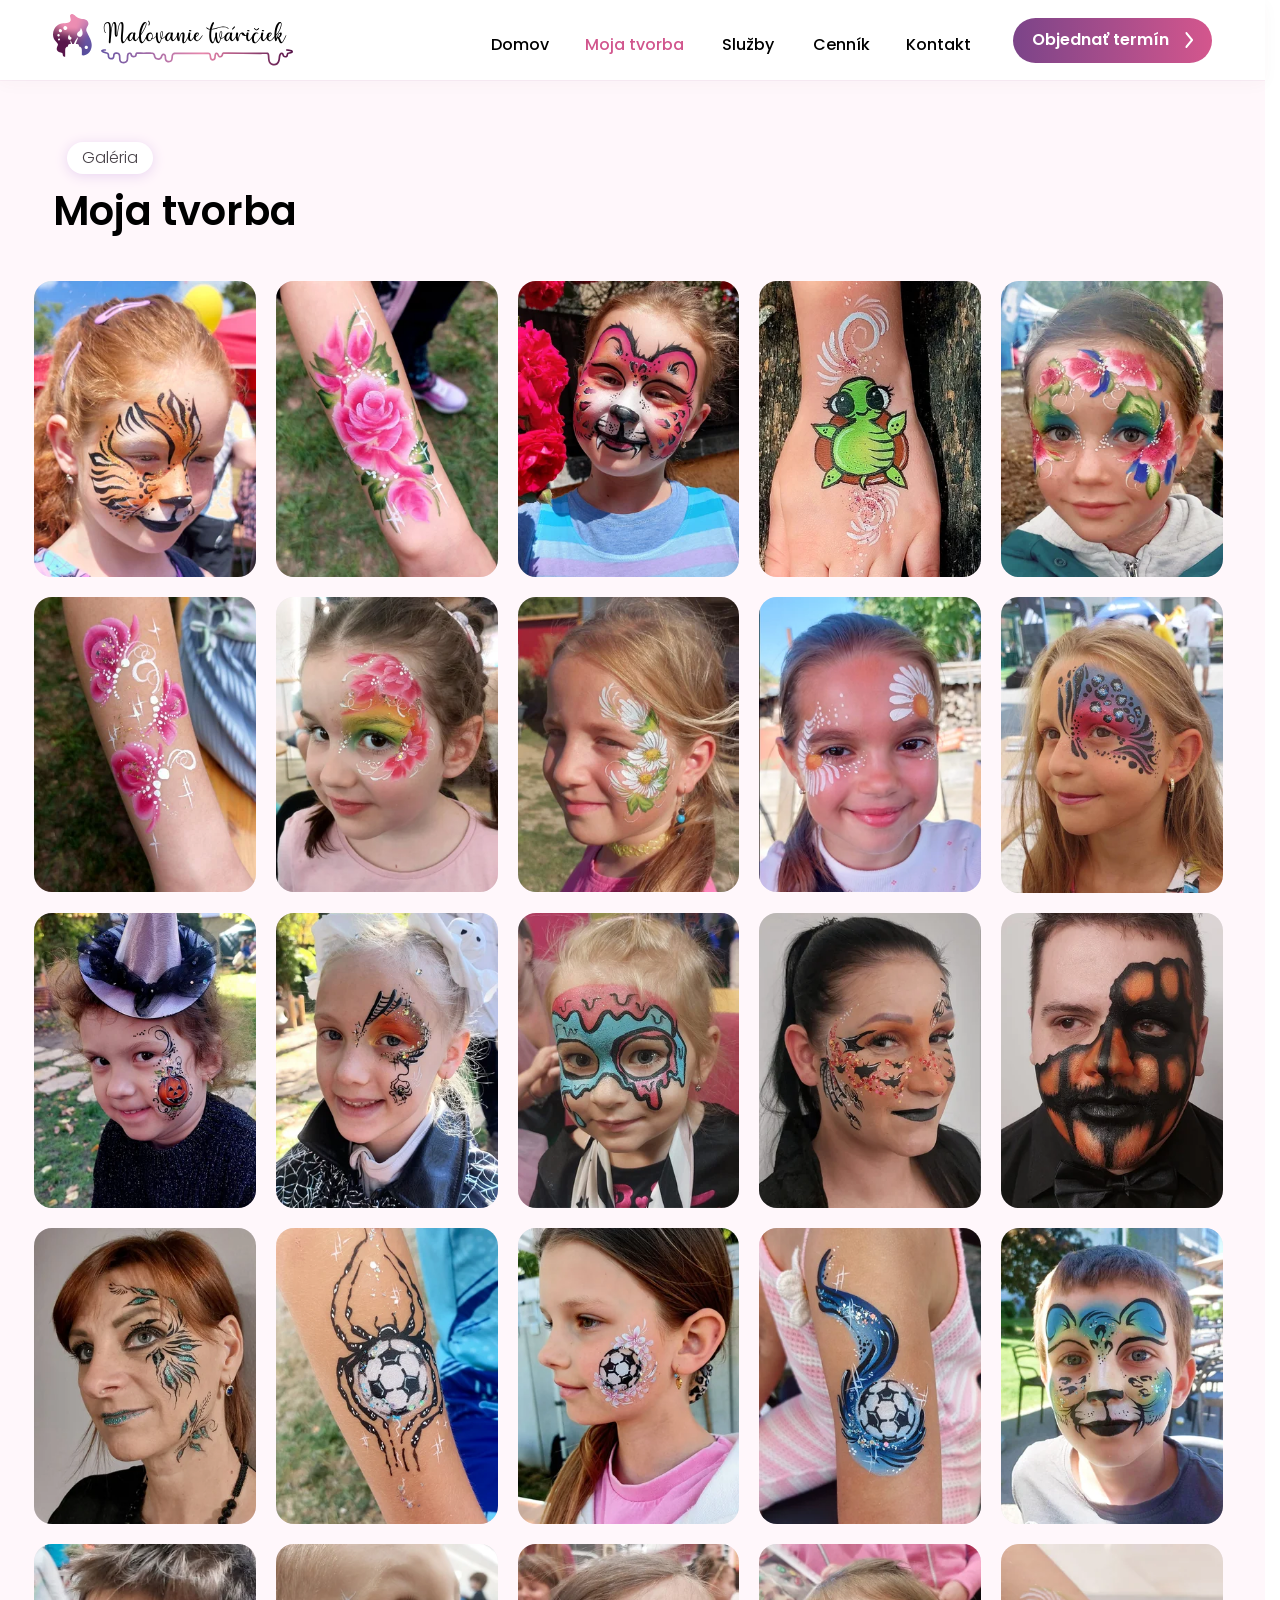
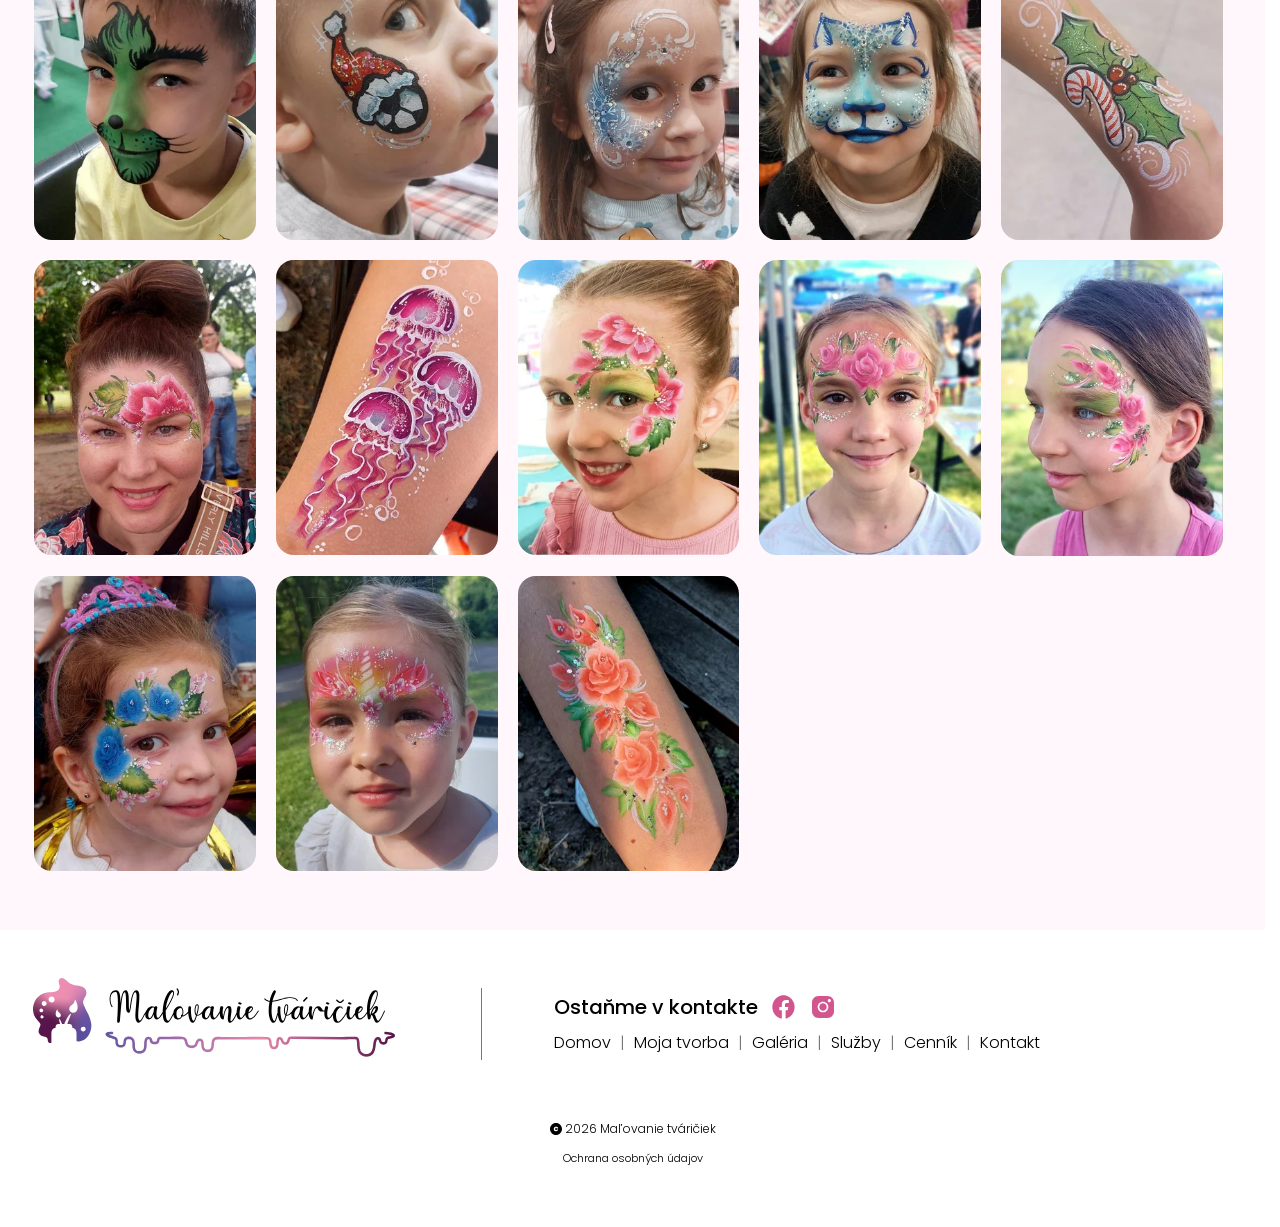
<file: galeria.html>
<!doctype html>
<html lang="sk">
  <head>
    <meta charset="UTF-8" />
    <meta name="viewport" content="width=device-width, initial-scale=1" />
    <title>Galéria | Maľovanie tváričiek</title>
    <meta
      name="description"
      content="Profesionálne maľovanie na tvár pre deti aj dospelých. Detské oslavy, svadby a podujatia v Žiline, Bratislave a okolí."
    />
    <meta name="theme-color" content="#fff7fb" />
    <link
      rel="canonical"
      href="https://malovanietvariciek.sk/galeria"
    />
    <meta property="og:type" content="website" />
    <meta property="og:locale" content="sk_SK" />
    <meta property="og:title" content="Galéria | Maľovanie tváričiek" />
    <meta
      property="og:description"
      content="Profesionálne maľovanie na tvár pre deti aj dospelých. Detské oslavy, svadby a podujatia v Žiline, Bratislave a okolí."
    />
    <meta
      property="og:url"
      content="https://malovanietvariciek.sk/galeria"
    />
    <meta
      property="og:image"
      content="https://malovanietvariciek.sk/fotky-web/social-preview.jpg"
    />
    <meta property="og:image:width" content="1200" />
    <meta property="og:image:height" content="630" />
    <link rel="icon" href="fotky-web/favicon.ico" />
    <link rel="apple-touch-icon" href="fotky-web/apple-touch-icon.png" />
    <link
      rel="preload"
      href="fonty/poppins-regular.woff2"
      as="font"
      type="font/woff2"
      crossorigin
    />
    <link
      rel="preload"
      href="fonty/poppins-semibold.woff2"
      as="font"
      type="font/woff2"
      crossorigin
    />
    <link
      rel="preload"
      href="fonty/poppins-light.woff2"
      as="font"
      type="font/woff2"
      crossorigin
    />
    <link
      rel="preload"
      href="fonty/poppins-medium.woff2"
      as="font"
      type="font/woff2"
      crossorigin
    />
    <link rel="stylesheet" href="styles.css" />
    <script src="script.js" defer></script>
  </head>
  <body class="gallery-page">
    <a class="skip-link" href="#main">Preskočiť na obsah</a>
    <header class="site-header">
      <div class="container nav-wrap">
        <a
          class="brand"
          href="index.html"
          aria-label="Maľovanie tváričiek – domov"
          ><img
            src="fotky-web/logo.svg"
            width="305"
            height="67"
            alt="Maľovanie tváričiek" /></a
        ><button
          class="menu-toggle"
          type="button"
          aria-expanded="false"
          aria-controls="main-nav"
          aria-label="Otvoriť navigáciu"
        >
          <span></span><span></span><span></span>
        </button>
        <nav class="main-nav" id="main-nav" aria-label="Hlavná navigácia">
          <a href="index.html">Domov</a
          ><a aria-current="page" href="index.html#tvorba">Moja tvorba</a
          ><a href="index.html#sluzby">Služby</a
          ><a href="index.html#cennik">Cenník</a
          ><a href="index.html#kontakt">Kontakt</a>
        </nav>
        <a class="button nav-cta" href="index.html#kontakt"
          >Objednať termín
          <span class="arrow" aria-hidden="true"
            ><img
              src="fotky-web/figma/f15f8.svg"
              alt=""
              width="8.3171"
              height="16"
              data-figma-node="11292:551"
              style="left: 0px; top: 0px; transform: scaleX(-1)" /></span
        ></a>
      </div>
    </header>
    <main id="main">
      <section class="gallery-section blush">
        <div class="container">
          <div class="gallery-heading">
            <span class="pill">Galéria</span>
            <h1>Moja tvorba</h1>
          </div>
          <div class="gallery-grid" data-nosnippet>
            <button
              class="gallery-card"
              type="button"
              data-image="fotky-web/figma/photo-11292-554-461.webp"
              data-width="461"
              data-height="615"
              aria-label="Zväčšiť: Dievča s tigrom namaľovaným na tvári"
            >
              <img
                src="fotky-web/figma/photo-11292-554-461.webp"
                srcset="
                  fotky-web/figma/photo-11292-554-320.webp 320w,
                  fotky-web/figma/photo-11292-554-461.webp 461w
                "
                sizes="(max-width:699px) calc((100vw - 48px) / 2), (max-width:1099px) calc((100vw - 112px) / 3), 225px"
                width="461"
                height="615"
                loading="eager"
                fetchpriority="high"
                decoding="async"
                alt="Dievča s tigrom namaľovaným na tvári"
                data-figma-photo="11292:554"
              /></button
            ><button
              class="gallery-card"
              type="button"
              data-image="fotky-web/figma/photo-11292-555-1048.webp"
              data-width="1048"
              data-height="1397"
              aria-label="Zväčšiť: Ružové ruže namaľované na ruke"
            >
              <img
                src="fotky-web/figma/photo-11292-555-640.webp"
                srcset="
                  fotky-web/figma/photo-11292-555-320.webp   320w,
                  fotky-web/figma/photo-11292-555-640.webp   640w,
                  fotky-web/figma/photo-11292-555-1048.webp 1048w
                "
                sizes="(max-width:699px) calc((100vw - 48px) / 2), (max-width:1099px) calc((100vw - 112px) / 3), 225px"
                width="640"
                height="853"
                loading="eager"
                decoding="async"
                alt="Ružové ruže namaľované na ruke"
                data-figma-photo="11292:555"
              /></button
            ><button
              class="gallery-card"
              type="button"
              data-image="fotky-web/figma/photo-11292-617-1280.webp"
              data-width="1280"
              data-height="1707"
              aria-label="Zväčšiť: Dievča s ružovým psíkom namaľovaným na tvári"
            >
              <img
                src="fotky-web/figma/photo-11292-617-640.webp"
                srcset="
                  fotky-web/figma/photo-11292-617-320.webp   320w,
                  fotky-web/figma/photo-11292-617-640.webp   640w,
                  fotky-web/figma/photo-11292-617-1280.webp 1280w
                "
                sizes="(max-width:699px) calc((100vw - 48px) / 2), (max-width:1099px) calc((100vw - 112px) / 3), 225px"
                width="640"
                height="853"
                loading="eager"
                decoding="async"
                alt="Dievča s ružovým psíkom namaľovaným na tvári"
                data-figma-photo="11292:617"
              /></button
            ><button
              class="gallery-card"
              type="button"
              data-image="fotky-web/figma/photo-11292-597-522.webp"
              data-width="522"
              data-height="696"
              aria-label="Zväčšiť: Zelená korytnačka namaľovaná na ruke"
            >
              <img
                src="fotky-web/figma/photo-11292-597-522.webp"
                srcset="
                  fotky-web/figma/photo-11292-597-320.webp 320w,
                  fotky-web/figma/photo-11292-597-522.webp 522w
                "
                sizes="(max-width:699px) calc((100vw - 48px) / 2), (max-width:1099px) calc((100vw - 112px) / 3), 225px"
                width="522"
                height="696"
                loading="eager"
                decoding="async"
                alt="Zelená korytnačka namaľovaná na ruke"
                data-figma-photo="11292:597"
              /></button
            ><button
              class="gallery-card"
              type="button"
              data-image="fotky-web/figma/photo-11292-557-461.webp"
              data-width="461"
              data-height="615"
              aria-label="Zväčšiť: Farebné kvety a dúha na tvári dievčaťa"
            >
              <img
                src="fotky-web/figma/photo-11292-557-461.webp"
                srcset="
                  fotky-web/figma/photo-11292-557-320.webp 320w,
                  fotky-web/figma/photo-11292-557-461.webp 461w
                "
                sizes="(max-width:699px) calc((100vw - 48px) / 2), (max-width:1099px) calc((100vw - 112px) / 3), 225px"
                width="461"
                height="615"
                loading="lazy"
                decoding="async"
                alt="Farebné kvety a dúha na tvári dievčaťa"
                data-figma-photo="11292:557"
              /></button
            ><button
              class="gallery-card"
              type="button"
              data-image="fotky-web/figma/photo-11292-608-1057.webp"
              data-width="1057"
              data-height="1403"
              aria-label="Zväčšiť: Ružové kvety s bielymi ornamentmi na ruke"
            >
              <img
                src="fotky-web/figma/photo-11292-608-640.webp"
                srcset="
                  fotky-web/figma/photo-11292-608-320.webp   320w,
                  fotky-web/figma/photo-11292-608-640.webp   640w,
                  fotky-web/figma/photo-11292-608-1057.webp 1057w
                "
                sizes="(max-width:699px) calc((100vw - 48px) / 2), (max-width:1099px) calc((100vw - 112px) / 3), 225px"
                width="640"
                height="850"
                loading="lazy"
                decoding="async"
                alt="Ružové kvety s bielymi ornamentmi na ruke"
                data-figma-photo="11292:608"
              /></button
            ><button
              class="gallery-card"
              type="button"
              data-image="fotky-web/figma/photo-11292-607-1057.webp"
              data-width="1057"
              data-height="1414"
              aria-label="Zväčšiť: Ružový kvet so zelenými lístkami na tvári"
            >
              <img
                src="fotky-web/figma/photo-11292-607-640.webp"
                srcset="
                  fotky-web/figma/photo-11292-607-320.webp   320w,
                  fotky-web/figma/photo-11292-607-640.webp   640w,
                  fotky-web/figma/photo-11292-607-1057.webp 1057w
                "
                sizes="(max-width:699px) calc((100vw - 48px) / 2), (max-width:1099px) calc((100vw - 112px) / 3), 225px"
                width="640"
                height="856"
                loading="lazy"
                decoding="async"
                alt="Ružový kvet so zelenými lístkami na tvári"
                data-figma-photo="11292:607"
              /></button
            ><button
              class="gallery-card"
              type="button"
              data-image="fotky-web/figma/photo-11292-606-461.webp"
              data-width="461"
              data-height="615"
              aria-label="Zväčšiť: Biele margarétky namaľované na tvári"
            >
              <img
                src="fotky-web/figma/photo-11292-606-461.webp"
                srcset="
                  fotky-web/figma/photo-11292-606-320.webp 320w,
                  fotky-web/figma/photo-11292-606-461.webp 461w
                "
                sizes="(max-width:699px) calc((100vw - 48px) / 2), (max-width:1099px) calc((100vw - 112px) / 3), 225px"
                width="461"
                height="615"
                loading="lazy"
                decoding="async"
                alt="Biele margarétky namaľované na tvári"
                data-figma-photo="11292:606"
              /></button
            ><button
              class="gallery-card"
              type="button"
              data-image="fotky-web/figma/photo-11292-618-682.webp"
              data-width="682"
              data-height="909"
              aria-label="Zväčšiť: Usmiate dievča s bielymi kvetmi na tvári"
            >
              <img
                src="fotky-web/figma/photo-11292-618-640.webp"
                srcset="
                  fotky-web/figma/photo-11292-618-320.webp 320w,
                  fotky-web/figma/photo-11292-618-640.webp 640w,
                  fotky-web/figma/photo-11292-618-682.webp 682w
                "
                sizes="(max-width:699px) calc((100vw - 48px) / 2), (max-width:1099px) calc((100vw - 112px) / 3), 225px"
                width="640"
                height="853"
                loading="lazy"
                decoding="async"
                alt="Usmiate dievča s bielymi kvetmi na tvári"
                data-figma-photo="11292:618"
              /></button
            ><button
              class="gallery-card"
              type="button"
              data-image="fotky-web/figma/photo-11292-619-1280.webp"
              data-width="1280"
              data-height="1707"
              aria-label="Zväčšiť: Dievča s farebným leopardím motívom na tvári"
            >
              <img
                src="fotky-web/figma/photo-11292-619-640.webp"
                srcset="
                  fotky-web/figma/photo-11292-619-320.webp   320w,
                  fotky-web/figma/photo-11292-619-640.webp   640w,
                  fotky-web/figma/photo-11292-619-1280.webp 1280w
                "
                sizes="(max-width:699px) calc((100vw - 48px) / 2), (max-width:1099px) calc((100vw - 112px) / 3), 225px"
                width="640"
                height="853"
                loading="lazy"
                decoding="async"
                alt="Dievča s farebným leopardím motívom na tvári"
                data-figma-photo="11292:619"
              /></button
            ><button
              class="gallery-card"
              type="button"
              data-image="fotky-web/figma/photo-11292-612-1154.webp"
              data-width="1154"
              data-height="1539"
              aria-label="Zväčšiť: Dieťa s halloweenským motívom a čarodejníckym klobúkom"
            >
              <img
                src="fotky-web/figma/photo-11292-612-640.webp"
                srcset="
                  fotky-web/figma/photo-11292-612-320.webp   320w,
                  fotky-web/figma/photo-11292-612-640.webp   640w,
                  fotky-web/figma/photo-11292-612-1154.webp 1154w
                "
                sizes="(max-width:699px) calc((100vw - 48px) / 2), (max-width:1099px) calc((100vw - 112px) / 3), 225px"
                width="640"
                height="853"
                loading="lazy"
                decoding="async"
                alt="Dieťa s halloweenským motívom a čarodejníckym klobúkom"
                data-figma-photo="11292:612"
              /></button
            ><button
              class="gallery-card"
              type="button"
              data-image="fotky-web/figma/photo-11292-611-1153.webp"
              data-width="1153"
              data-height="1537"
              aria-label="Zväčšiť: Oranžový motív s pavúkom a pavučinou na tvári"
            >
              <img
                src="fotky-web/figma/photo-11292-611-640.webp"
                srcset="
                  fotky-web/figma/photo-11292-611-320.webp   320w,
                  fotky-web/figma/photo-11292-611-640.webp   640w,
                  fotky-web/figma/photo-11292-611-1153.webp 1153w
                "
                sizes="(max-width:699px) calc((100vw - 48px) / 2), (max-width:1099px) calc((100vw - 112px) / 3), 225px"
                width="640"
                height="853"
                loading="lazy"
                decoding="async"
                alt="Oranžový motív s pavúkom a pavučinou na tvári"
                data-figma-photo="11292:611"
              /></button
            ><button
              class="gallery-card"
              type="button"
              data-image="fotky-web/figma/photo-11292-610-841.webp"
              data-width="841"
              data-height="1121"
              aria-label="Zväčšiť: Dieťa s farebnou maskou namaľovanou okolo očí"
            >
              <img
                src="fotky-web/figma/photo-11292-610-640.webp"
                srcset="
                  fotky-web/figma/photo-11292-610-320.webp 320w,
                  fotky-web/figma/photo-11292-610-640.webp 640w,
                  fotky-web/figma/photo-11292-610-841.webp 841w
                "
                sizes="(max-width:699px) calc((100vw - 48px) / 2), (max-width:1099px) calc((100vw - 112px) / 3), 225px"
                width="640"
                height="853"
                loading="lazy"
                decoding="async"
                alt="Dieťa s farebnou maskou namaľovanou okolo očí"
                data-figma-photo="11292:610"
              /></button
            ><button
              class="gallery-card"
              type="button"
              data-image="fotky-web/figma/photo-11292-613-922.webp"
              data-width="922"
              data-height="1229"
              aria-label="Zväčšiť: Oranžovo-čierne umelecké maľovanie na tvári ženy"
            >
              <img
                src="fotky-web/figma/photo-11292-613-640.webp"
                srcset="
                  fotky-web/figma/photo-11292-613-320.webp 320w,
                  fotky-web/figma/photo-11292-613-640.webp 640w,
                  fotky-web/figma/photo-11292-613-922.webp 922w
                "
                sizes="(max-width:699px) calc((100vw - 48px) / 2), (max-width:1099px) calc((100vw - 112px) / 3), 225px"
                width="640"
                height="853"
                loading="lazy"
                decoding="async"
                alt="Oranžovo-čierne umelecké maľovanie na tvári ženy"
                data-figma-photo="11292:613"
              /></button
            ><button
              class="gallery-card"
              type="button"
              data-image="fotky-web/figma/photo-11292-614-922.webp"
              data-width="922"
              data-height="1229"
              aria-label="Zväčšiť: Muž s halloweenskou tekvicou namaľovanou na tvári"
            >
              <img
                src="fotky-web/figma/photo-11292-614-640.webp"
                srcset="
                  fotky-web/figma/photo-11292-614-320.webp 320w,
                  fotky-web/figma/photo-11292-614-640.webp 640w,
                  fotky-web/figma/photo-11292-614-922.webp 922w
                "
                sizes="(max-width:699px) calc((100vw - 48px) / 2), (max-width:1099px) calc((100vw - 112px) / 3), 225px"
                width="640"
                height="853"
                loading="lazy"
                decoding="async"
                alt="Muž s halloweenskou tekvicou namaľovanou na tvári"
                data-figma-photo="11292:614"
              /></button
            ><button
              class="gallery-card"
              type="button"
              data-image="fotky-web/figma/photo-11292-615-922.webp"
              data-width="922"
              data-height="1229"
              aria-label="Zväčšiť: Modré ornamenty na tvári ženy"
            >
              <img
                src="fotky-web/figma/photo-11292-615-640.webp"
                srcset="
                  fotky-web/figma/photo-11292-615-320.webp 320w,
                  fotky-web/figma/photo-11292-615-640.webp 640w,
                  fotky-web/figma/photo-11292-615-922.webp 922w
                "
                sizes="(max-width:699px) calc((100vw - 48px) / 2), (max-width:1099px) calc((100vw - 112px) / 3), 225px"
                width="640"
                height="853"
                loading="lazy"
                decoding="async"
                alt="Modré ornamenty na tvári ženy"
                data-figma-photo="11292:615"
              /></button
            ><button
              class="gallery-card"
              type="button"
              data-image="fotky-web/figma/photo-11292-600-576.webp"
              data-width="576"
              data-height="768"
              aria-label="Zväčšiť: Futbalová lopta s čiernymi ornamentmi na ruke"
            >
              <img
                src="fotky-web/figma/photo-11292-600-576.webp"
                srcset="
                  fotky-web/figma/photo-11292-600-320.webp 320w,
                  fotky-web/figma/photo-11292-600-576.webp 576w
                "
                sizes="(max-width:699px) calc((100vw - 48px) / 2), (max-width:1099px) calc((100vw - 112px) / 3), 225px"
                width="576"
                height="768"
                loading="lazy"
                decoding="async"
                alt="Futbalová lopta s čiernymi ornamentmi na ruke"
                data-figma-photo="11292:600"
              /></button
            ><button
              class="gallery-card"
              type="button"
              data-image="fotky-web/figma/photo-11292-601-576.webp"
              data-width="576"
              data-height="768"
              aria-label="Zväčšiť: Futbalová lopta s kvetmi na líci"
            >
              <img
                src="fotky-web/figma/photo-11292-601-576.webp"
                srcset="
                  fotky-web/figma/photo-11292-601-320.webp 320w,
                  fotky-web/figma/photo-11292-601-576.webp 576w
                "
                sizes="(max-width:699px) calc((100vw - 48px) / 2), (max-width:1099px) calc((100vw - 112px) / 3), 225px"
                width="576"
                height="768"
                loading="lazy"
                decoding="async"
                alt="Futbalová lopta s kvetmi na líci"
                data-figma-photo="11292:601"
              /></button
            ><button
              class="gallery-card"
              type="button"
              data-image="fotky-web/figma/photo-11292-602-577.webp"
              data-width="577"
              data-height="769"
              aria-label="Zväčšiť: Futbalová lopta s modrým ornamentom na ruke"
            >
              <img
                src="fotky-web/figma/photo-11292-602-577.webp"
                srcset="
                  fotky-web/figma/photo-11292-602-320.webp 320w,
                  fotky-web/figma/photo-11292-602-577.webp 577w
                "
                sizes="(max-width:699px) calc((100vw - 48px) / 2), (max-width:1099px) calc((100vw - 112px) / 3), 225px"
                width="577"
                height="769"
                loading="lazy"
                decoding="async"
                alt="Futbalová lopta s modrým ornamentom na ruke"
                data-figma-photo="11292:602"
              /></button
            ><button
              class="gallery-card"
              type="button"
              data-image="fotky-web/figma/photo-11292-603-576.webp"
              data-width="576"
              data-height="768"
              aria-label="Zväčšiť: Chlapec so zeleným tigrom namaľovaným na tvári"
            >
              <img
                src="fotky-web/figma/photo-11292-603-576.webp"
                srcset="
                  fotky-web/figma/photo-11292-603-320.webp 320w,
                  fotky-web/figma/photo-11292-603-576.webp 576w
                "
                sizes="(max-width:699px) calc((100vw - 48px) / 2), (max-width:1099px) calc((100vw - 112px) / 3), 225px"
                width="576"
                height="768"
                loading="lazy"
                decoding="async"
                alt="Chlapec so zeleným tigrom namaľovaným na tvári"
                data-figma-photo="11292:603"
              /></button
            ><button
              class="gallery-card"
              type="button"
              data-image="fotky-web/figma/photo-11292-621-922.webp"
              data-width="922"
              data-height="1229"
              aria-label="Zväčšiť: Zelený drak namaľovaný na tvári chlapca"
            >
              <img
                src="fotky-web/figma/photo-11292-621-640.webp"
                srcset="
                  fotky-web/figma/photo-11292-621-320.webp 320w,
                  fotky-web/figma/photo-11292-621-640.webp 640w,
                  fotky-web/figma/photo-11292-621-922.webp 922w
                "
                sizes="(max-width:699px) calc((100vw - 48px) / 2), (max-width:1099px) calc((100vw - 112px) / 3), 225px"
                width="640"
                height="853"
                loading="lazy"
                decoding="async"
                alt="Zelený drak namaľovaný na tvári chlapca"
                data-figma-photo="11292:621"
              /></button
            ><button
              class="gallery-card"
              type="button"
              data-image="fotky-web/figma/photo-11292-622-1153.webp"
              data-width="1153"
              data-height="1537"
              aria-label="Zväčšiť: Malý futbalový motív na líci dieťaťa"
            >
              <img
                src="fotky-web/figma/photo-11292-622-640.webp"
                srcset="
                  fotky-web/figma/photo-11292-622-320.webp   320w,
                  fotky-web/figma/photo-11292-622-640.webp   640w,
                  fotky-web/figma/photo-11292-622-1153.webp 1153w
                "
                sizes="(max-width:699px) calc((100vw - 48px) / 2), (max-width:1099px) calc((100vw - 112px) / 3), 225px"
                width="640"
                height="853"
                loading="lazy"
                decoding="async"
                alt="Malý futbalový motív na líci dieťaťa"
                data-figma-photo="11292:622"
              /></button
            ><button
              class="gallery-card"
              type="button"
              data-image="fotky-web/figma/photo-11292-623-1154.webp"
              data-width="1154"
              data-height="1539"
              aria-label="Zväčšiť: Bielo-modré kvety namaľované okolo oka"
            >
              <img
                src="fotky-web/figma/photo-11292-623-640.webp"
                srcset="
                  fotky-web/figma/photo-11292-623-320.webp   320w,
                  fotky-web/figma/photo-11292-623-640.webp   640w,
                  fotky-web/figma/photo-11292-623-1154.webp 1154w
                "
                sizes="(max-width:699px) calc((100vw - 48px) / 2), (max-width:1099px) calc((100vw - 112px) / 3), 225px"
                width="640"
                height="853"
                loading="lazy"
                decoding="async"
                alt="Bielo-modré kvety namaľované okolo oka"
                data-figma-photo="11292:623"
              /></button
            ><button
              class="gallery-card"
              type="button"
              data-image="fotky-web/figma/photo-11292-624-1154.webp"
              data-width="1154"
              data-height="1539"
              aria-label="Zväčšiť: Dievča s modrou mačkou namaľovanou na tvári"
            >
              <img
                src="fotky-web/figma/photo-11292-624-640.webp"
                srcset="
                  fotky-web/figma/photo-11292-624-320.webp   320w,
                  fotky-web/figma/photo-11292-624-640.webp   640w,
                  fotky-web/figma/photo-11292-624-1154.webp 1154w
                "
                sizes="(max-width:699px) calc((100vw - 48px) / 2), (max-width:1099px) calc((100vw - 112px) / 3), 225px"
                width="640"
                height="853"
                loading="lazy"
                decoding="async"
                alt="Dievča s modrou mačkou namaľovanou na tvári"
                data-figma-photo="11292:624"
              /></button
            ><button
              class="gallery-card"
              type="button"
              data-image="fotky-web/figma/photo-11292-625-841.webp"
              data-width="841"
              data-height="1121"
              aria-label="Zväčšiť: Zelený dráčik namaľovaný na ruke"
            >
              <img
                src="fotky-web/figma/photo-11292-625-640.webp"
                srcset="
                  fotky-web/figma/photo-11292-625-320.webp 320w,
                  fotky-web/figma/photo-11292-625-640.webp 640w,
                  fotky-web/figma/photo-11292-625-841.webp 841w
                "
                sizes="(max-width:699px) calc((100vw - 48px) / 2), (max-width:1099px) calc((100vw - 112px) / 3), 225px"
                width="640"
                height="853"
                loading="lazy"
                decoding="async"
                alt="Zelený dráčik namaľovaný na ruke"
                data-figma-photo="11292:625"
              /></button
            ><button
              class="gallery-card"
              type="button"
              data-image="fotky-web/figma/photo-11292-604-1041.webp"
              data-width="1041"
              data-height="1388"
              aria-label="Zväčšiť: Žena s ružovými kvetmi namaľovanými na tvári"
            >
              <img
                src="fotky-web/figma/photo-11292-604-640.webp"
                srcset="
                  fotky-web/figma/photo-11292-604-320.webp   320w,
                  fotky-web/figma/photo-11292-604-640.webp   640w,
                  fotky-web/figma/photo-11292-604-1041.webp 1041w
                "
                sizes="(max-width:699px) calc((100vw - 48px) / 2), (max-width:1099px) calc((100vw - 112px) / 3), 225px"
                width="640"
                height="853"
                loading="lazy"
                decoding="async"
                alt="Žena s ružovými kvetmi namaľovanými na tvári"
                data-figma-photo="11292:604"
              /></button
            ><button
              class="gallery-card"
              type="button"
              data-image="fotky-web/figma/photo-11292-605-1280.webp"
              data-width="1280"
              data-height="1707"
              aria-label="Zväčšiť: Ružové medúzy namaľované na ruke"
            >
              <img
                src="fotky-web/figma/photo-11292-605-640.webp"
                srcset="
                  fotky-web/figma/photo-11292-605-320.webp   320w,
                  fotky-web/figma/photo-11292-605-640.webp   640w,
                  fotky-web/figma/photo-11292-605-1280.webp 1280w
                "
                sizes="(max-width:699px) calc((100vw - 48px) / 2), (max-width:1099px) calc((100vw - 112px) / 3), 225px"
                width="640"
                height="853"
                loading="lazy"
                decoding="async"
                alt="Ružové medúzy namaľované na ruke"
                data-figma-photo="11292:605"
              /></button
            ><button
              class="gallery-card"
              type="button"
              data-image="fotky-web/figma/photo-11292-598-841.webp"
              data-width="841"
              data-height="1118"
              aria-label="Zväčšiť: Dievča s ružou namaľovanou nad okom"
            >
              <img
                src="fotky-web/figma/photo-11292-598-640.webp"
                srcset="
                  fotky-web/figma/photo-11292-598-320.webp 320w,
                  fotky-web/figma/photo-11292-598-640.webp 640w,
                  fotky-web/figma/photo-11292-598-841.webp 841w
                "
                sizes="(max-width:699px) calc((100vw - 48px) / 2), (max-width:1099px) calc((100vw - 112px) / 3), 225px"
                width="640"
                height="850"
                loading="lazy"
                decoding="async"
                alt="Dievča s ružou namaľovanou nad okom"
                data-figma-photo="11292:598"
              /></button
            ><button
              class="gallery-card"
              type="button"
              data-image="fotky-web/figma/photo-11292-599-576.webp"
              data-width="576"
              data-height="768"
              aria-label="Zväčšiť: Dievča s ružovou kvetinovou korunkou na čele"
            >
              <img
                src="fotky-web/figma/photo-11292-599-576.webp"
                srcset="
                  fotky-web/figma/photo-11292-599-320.webp 320w,
                  fotky-web/figma/photo-11292-599-576.webp 576w
                "
                sizes="(max-width:699px) calc((100vw - 48px) / 2), (max-width:1099px) calc((100vw - 112px) / 3), 225px"
                width="576"
                height="768"
                loading="lazy"
                decoding="async"
                alt="Dievča s ružovou kvetinovou korunkou na čele"
                data-figma-photo="11292:599"
              /></button
            ><button
              class="gallery-card"
              type="button"
              data-image="fotky-web/figma/photo-11292-556-577.webp"
              data-width="577"
              data-height="766"
              aria-label="Zväčšiť: Ružové kvetinové maľovanie na tvári dievčaťa"
            >
              <img
                src="fotky-web/figma/photo-11292-556-577.webp"
                srcset="
                  fotky-web/figma/photo-11292-556-320.webp 320w,
                  fotky-web/figma/photo-11292-556-577.webp 577w
                "
                sizes="(max-width:699px) calc((100vw - 48px) / 2), (max-width:1099px) calc((100vw - 112px) / 3), 225px"
                width="577"
                height="766"
                loading="lazy"
                decoding="async"
                alt="Ružové kvetinové maľovanie na tvári dievčaťa"
                data-figma-photo="11292:556"
              /></button
            ><button
              class="gallery-card"
              type="button"
              data-image="fotky-web/figma/photo-11292-616-991.webp"
              data-width="991"
              data-height="1321"
              aria-label="Zväčšiť: Dievča s modrým motýľom a kvetmi na tvári"
            >
              <img
                src="fotky-web/figma/photo-11292-616-640.webp"
                srcset="
                  fotky-web/figma/photo-11292-616-320.webp 320w,
                  fotky-web/figma/photo-11292-616-640.webp 640w,
                  fotky-web/figma/photo-11292-616-991.webp 991w
                "
                sizes="(max-width:699px) calc((100vw - 48px) / 2), (max-width:1099px) calc((100vw - 112px) / 3), 225px"
                width="640"
                height="853"
                loading="lazy"
                decoding="async"
                alt="Dievča s modrým motýľom a kvetmi na tvári"
                data-figma-photo="11292:616"
              /></button
            ><button
              class="gallery-card"
              type="button"
              data-image="fotky-web/figma/photo-11292-609-1154.webp"
              data-width="1154"
              data-height="1539"
              aria-label="Zväčšiť: Dievča s dúhovými kvetmi namaľovanými na tvári"
            >
              <img
                src="fotky-web/figma/photo-11292-609-640.webp"
                srcset="
                  fotky-web/figma/photo-11292-609-320.webp   320w,
                  fotky-web/figma/photo-11292-609-640.webp   640w,
                  fotky-web/figma/photo-11292-609-1154.webp 1154w
                "
                sizes="(max-width:699px) calc((100vw - 48px) / 2), (max-width:1099px) calc((100vw - 112px) / 3), 225px"
                width="640"
                height="853"
                loading="lazy"
                decoding="async"
                alt="Dievča s dúhovými kvetmi namaľovanými na tvári"
                data-figma-photo="11292:609"
              /></button
            ><button
              class="gallery-card"
              type="button"
              data-image="fotky-web/figma/photo-11292-620-1152.webp"
              data-width="1152"
              data-height="1536"
              aria-label="Zväčšiť: Oranžové ruže namaľované na ruke"
            >
              <img
                src="fotky-web/figma/photo-11292-620-640.webp"
                srcset="
                  fotky-web/figma/photo-11292-620-320.webp   320w,
                  fotky-web/figma/photo-11292-620-640.webp   640w,
                  fotky-web/figma/photo-11292-620-1152.webp 1152w
                "
                sizes="(max-width:699px) calc((100vw - 48px) / 2), (max-width:1099px) calc((100vw - 112px) / 3), 225px"
                width="640"
                height="853"
                loading="lazy"
                decoding="async"
                alt="Oranžové ruže namaľované na ruke"
                data-figma-photo="11292:620"
              />
            </button>
          </div>
        </div>
      </section>
    </main>
    <footer class="site-footer">
      <div class="container footer-grid">
        <a
          class="footer-logo"
          href="index.html"
          aria-label="Maľovanie tváričiek – domov"
          ><img
            src="fotky-web/logo.svg"
            width="305"
            height="67"
            alt="Maľovanie tváričiek"
            loading="lazy"
        /></a>
        <div class="footer-links">
          <div class="footer-socials">
            <strong>Ostaňme v kontakte</strong
            ><a
              href="https://www.facebook.com/malovanie.tvariciek.bebe"
              target="_blank"
              rel="noopener noreferrer"
              aria-label="Facebook – otvorí sa v novej karte"
              ><span
                class="footer-icon"
                style="
                  --icon-width: 23.36170196533203px;
                  --icon-height: 23.36170196533203px;
                "
                aria-hidden="true"
                ><span
                  class="design-canvas"
                  style="
                    width: 23.36170196533203px;
                    height: 23.36170196533203px;
                  "
                  ><img
                    src="fotky-web/figma/32007.svg"
                    alt=""
                    width="23.3617"
                    height="23.3617"
                    data-figma-node="11292:474"
                    style="left: 0px; top: 0px" /></span></span></a
            ><a
              href="https://www.instagram.com/malovanie_tvariciek/"
              target="_blank"
              rel="noopener noreferrer"
              aria-label="Instagram – otvorí sa v novej karte"
              ><span
                class="footer-icon"
                style="
                  --icon-width: 27.255319595336914px;
                  --icon-height: 27.255319595336914px;
                "
                aria-hidden="true"
                ><span
                  class="design-canvas"
                  style="
                    width: 27.255319595336914px;
                    height: 27.255319595336914px;
                  "
                  ><img
                    src="fotky-web/figma/2255a.svg"
                    alt=""
                    width="22.1449"
                    height="22.1449"
                    data-figma-node="11292:478"
                    style="left: 2.554688px; top: 2.555664px" /></span></span
            ></a>
          </div>
          <nav aria-label="Navigácia v pätičke">
            <a href="index.html">Domov</a
            ><a href="index.html#tvorba">Moja tvorba</a
            ><a href="galeria.html">Galéria</a
            ><a href="index.html#sluzby">Služby</a
            ><a href="index.html#cennik">Cenník</a
            ><a href="index.html#kontakt">Kontakt</a>
          </nav>
        </div>
        <p class="copyright">
          <img
            src="fotky-web/figma/79fe2.svg"
            alt=""
            width="16"
            height="16"
            data-figma-node="11292:484"
            style="left: 0px; top: 0px"
          />
          <span class="copyright-text"><span data-year>2026</span> Maľovanie tváričiek</span>
          <a class="privacy-link" href="ochrana-osobnych-udajov.html">Ochrana osobných údajov</a>
        </p>
      </div>
    </footer>
    <dialog class="lightbox" aria-label="Zväčšená fotografia">
      <button
        class="lightbox-close"
        type="button"
        aria-label="Zavrieť fotografiu"
        autofocus
      >
        ×</button
      ><img class="lightbox-image" alt="" />
      <button class="lightbox-nav lightbox-previous" type="button" aria-label="Predchádzajúca fotografia">
        <span aria-hidden="true">‹</span>
      </button>
      <button class="lightbox-nav lightbox-next" type="button" aria-label="Nasledujúca fotografia">
        <span aria-hidden="true">›</span>
      </button>
      <p class="lightbox-error" role="status" hidden>
        Fotografiu sa nepodarilo načítať. Skúste ju otvoriť znova.
      </p>
    </dialog>
  </body>
</html>
</file>
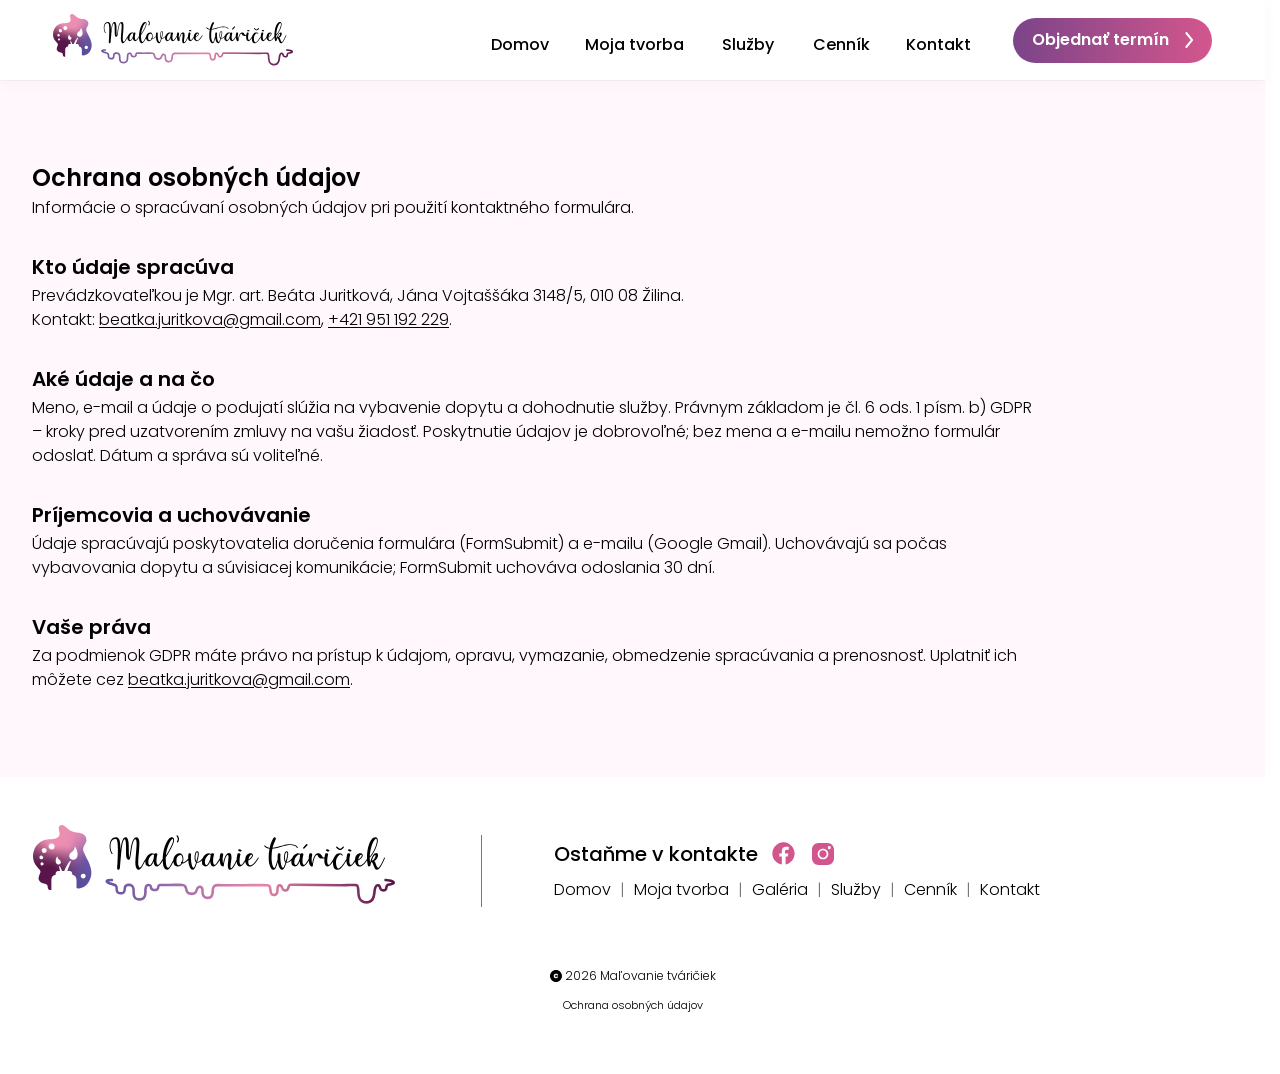
<file: ochrana-osobnych-udajov.html>
<!doctype html>
<html lang="sk">
  <head>
    <meta charset="UTF-8" />
    <meta name="viewport" content="width=device-width, initial-scale=1.0" />
    <meta
      name="description"
      content="Informácie o spracúvaní osobných údajov na webe Maľovanie tváričiek."
    />
    <meta name="robots" content="noindex, follow" />
    <meta name="theme-color" content="#ffffff" />
    <title>Ochrana osobných údajov | Maľovanie tváričiek</title>
    <link rel="icon" type="image/x-icon" href="fotky-web/favicon.ico" />
    <link
      rel="icon"
      type="image/png"
      sizes="32x32"
      href="fotky-web/favicon-32.png"
    />
    <link
      rel="apple-touch-icon"
      sizes="180x180"
      href="fotky-web/apple-touch-icon.png"
    />
    <link rel="stylesheet" href="styles.css" />
    <script src="script.js" defer></script>
  </head>
  <body class="legal-page">
    <a class="skip-link" href="#main">Preskočiť na obsah</a>

    <header class="site-header">
      <div class="container nav-wrap">
        <a
          class="brand"
          href="index.html"
          aria-label="Maľovanie tváričiek – domov"
          ><img
            src="fotky-web/logo.svg"
            width="305"
            height="67"
            alt="Maľovanie tváričiek" /></a
        ><button
          class="menu-toggle"
          type="button"
          aria-expanded="false"
          aria-controls="main-nav"
          aria-label="Otvoriť navigáciu"
        >
          <span></span><span></span><span></span>
        </button>
        <nav class="main-nav" id="main-nav" aria-label="Hlavná navigácia">
          <a href="index.html">Domov</a
          ><a href="index.html#tvorba">Moja tvorba</a
          ><a href="index.html#sluzby">Služby</a
          ><a href="index.html#cennik">Cenník</a
          ><a href="index.html#kontakt">Kontakt</a>
        </nav>
        <a class="button nav-cta" href="index.html#kontakt"
          >Objednať termín
          <span class="arrow" aria-hidden="true"
            ><img
              src="fotky-web/figma/f15f8.svg"
              alt=""
              width="8.3171"
              height="16"
              data-figma-node="11292:551"
              style="left: 0px; top: 0px; transform: scaleX(-1)" /></span
        ></a>
      </div>
    </header>

    <main class="legal-main" id="main">
      <section class="legal-hero">
        <div class="container legal-container">

          <h1>Ochrana osobných údajov</h1>
          <p>
            Informácie o spracúvaní osobných údajov pri použití kontaktného formulára.
          </p>
        </div>
      </section>

      <article class="container legal-container legal-content">
        <section>
          <h2>Kto údaje spracúva</h2>
          <p>
            Prevádzkovateľkou je Mgr. art. Beáta Juritková,
            Jána Vojtaššáka 3148/5, 010 08 Žilina.
          </p>
          <p>
            Kontakt:
            <a href="mailto:beatka.juritkova@gmail.com"
              >beatka.juritkova@gmail.com</a
            >, <a href="tel:+421951192229">+421 951 192 229</a>.
          </p>
        </section>

        <section>
          <h2>Aké údaje a na čo</h2>
          <p>
            Meno, e-mail a údaje o podujatí slúžia na vybavenie dopytu a dohodnutie
            služby. Právnym základom je čl. 6 ods. 1 písm. b) GDPR – kroky pred
            uzatvorením zmluvy na vašu žiadosť. Poskytnutie údajov je dobrovoľné;
            bez mena a e-mailu nemožno formulár odoslať. Dátum a správa sú voliteľné.
          </p>
        </section>

        <section>
          <h2>Príjemcovia a uchovávanie</h2>
          <p>
            Údaje spracúvajú poskytovatelia doručenia formulára (FormSubmit)
            a e-mailu (Google Gmail). Uchovávajú sa počas vybavovania dopytu
            a súvisiacej komunikácie; FormSubmit uchováva odoslania 30 dní.
          </p>
        </section>

        <section>
          <h2>Vaše práva</h2>
          <p>
            Za podmienok GDPR máte právo na prístup k údajom, opravu, vymazanie,
            obmedzenie spracúvania a prenosnosť. Uplatniť ich môžete cez
            <a href="mailto:beatka.juritkova@gmail.com"
              >beatka.juritkova@gmail.com</a
            >.
          </p>
        </section>
      </article>
    </main>

    <footer class="site-footer">
      <div class="container footer-grid">
        <a
          class="footer-logo"
          href="index.html"
          aria-label="Maľovanie tváričiek – domov"
          ><img
            src="fotky-web/logo.svg"
            width="305"
            height="67"
            alt="Maľovanie tváričiek"
            loading="lazy"
        /></a>
        <div class="footer-links">
          <div class="footer-socials">
            <strong>Ostaňme v kontakte</strong
            ><a
              href="https://www.facebook.com/malovanie.tvariciek.bebe"
              target="_blank"
              rel="noopener noreferrer"
              aria-label="Facebook – otvorí sa v novej karte"
              ><span
                class="footer-icon"
                style="
                  --icon-width: 23.36170196533203px;
                  --icon-height: 23.36170196533203px;
                "
                aria-hidden="true"
                ><span
                  class="design-canvas"
                  style="
                    width: 23.36170196533203px;
                    height: 23.36170196533203px;
                  "
                  ><img
                    src="fotky-web/figma/32007.svg"
                    alt=""
                    width="23.3617"
                    height="23.3617"
                    data-figma-node="11292:474"
                    style="left: 0px; top: 0px" /></span></span></a
            ><a
              href="https://www.instagram.com/malovanie_tvariciek/"
              target="_blank"
              rel="noopener noreferrer"
              aria-label="Instagram – otvorí sa v novej karte"
              ><span
                class="footer-icon"
                style="
                  --icon-width: 27.255319595336914px;
                  --icon-height: 27.255319595336914px;
                "
                aria-hidden="true"
                ><span
                  class="design-canvas"
                  style="
                    width: 27.255319595336914px;
                    height: 27.255319595336914px;
                  "
                  ><img
                    src="fotky-web/figma/2255a.svg"
                    alt=""
                    width="22.1449"
                    height="22.1449"
                    data-figma-node="11292:478"
                    style="left: 2.554688px; top: 2.555664px" /></span></span
            ></a>
          </div>
          <nav aria-label="Navigácia v pätičke">
            <a href="index.html">Domov</a
            ><a href="index.html#tvorba">Moja tvorba</a
            ><a href="galeria.html">Galéria</a
            ><a href="index.html#sluzby">Služby</a
            ><a href="index.html#cennik">Cenník</a
            ><a href="index.html#kontakt">Kontakt</a>
          </nav>
        </div>
        <p class="copyright">
          <img
            src="fotky-web/figma/79fe2.svg"
            alt=""
            width="16"
            height="16"
            data-figma-node="11292:484"
            style="left: 0px; top: 0px"
          />
          <span class="copyright-text"><span data-year>2026</span> Maľovanie tváričiek</span>
          <a class="privacy-link" href="ochrana-osobnych-udajov.html">Ochrana osobných údajov</a>
        </p>
      </div>
    </footer>
  </body>
</html>
</file>
<file: styles.css>
@font-face {
  font-family: Poppins;
  src: url("fonty/poppins-regular.woff2") format("woff2");
  font-weight: 400;
  font-display: swap;
}
@font-face {
  font-family: Poppins;
  src: url("fonty/poppins-semibold.woff2") format("woff2");
  font-weight: 600;
  font-display: swap;
}
@font-face {
  font-family: Poppins;
  src: url("fonty/poppins-bold.woff2") format("woff2");
  font-weight: 700;
  font-display: swap;
}
:root {
  --ink: #101010;
  --muted: #525052;
  --purple: #85468c;
  --pink: #d95192;
  --blush: #fff7fb;
  --gradient: linear-gradient(100deg, #82448a, #d65394);
  --container: 1216px;
  --header-height: 80px;
  --font: Poppins, system-ui, sans-serif;
}
* {
  box-sizing: border-box;
}
[hidden] {
  display: none !important;
}
html {
  scrollbar-gutter: stable;
  scroll-padding-top: calc(var(--header-height) + 16px);
}
body {
  margin: 0;
  color: var(--ink);
  font: 400 16px/1.5 var(--font);
  background: #fff;
}
body.modal-open {
  overflow: hidden;
}
html:has(.lightbox[open]) {
  background: #343039;
}
button,
input,
textarea {
  font: inherit;
}
button,
a,
input,
textarea {
  -webkit-tap-highlight-color: transparent;
}
button {
  cursor: pointer;
}
a {
  color: inherit;
  text-decoration: none;
}
img {
  display: block;
  max-width: 100%;
  height: auto;
}
svg {
  display: block;
  width: 40px;
  height: 44px;
  fill: none;
  stroke: currentColor;
  stroke-width: 1.5;
  stroke-linecap: round;
  stroke-linejoin: round;
}
h1,
h2,
h3,
p {
  margin: 0;
}
h1,
h2,
h3 {
  line-height: 1.25;
}
h1,
h2 {
  font-weight: 600;
  letter-spacing: -0.025em;
}
h2 {
  font-size: 40px;
}
h3 {
  font-size: 20px;
  font-weight: 600;
}
strong {
  font-weight: 600;
}
ul,
ol {
  margin: 0;
}
.container {
  width: min(var(--container), calc(100% - 64px));
  margin-inline: auto;
}
.section {
  position: relative;
}
.blush {
  background: var(--blush);
}
.sr-only,
.form-honeypot {
  position: absolute;
  width: 1px;
  height: 1px;
  padding: 0;
  overflow: hidden;
  clip-path: inset(50%);
  white-space: nowrap;
  border: 0;
}
.skip-link {
  position: fixed;
  z-index: 100;
  top: 8px;
  left: 8px;
  padding: 12px 20px;
  background: white;
  color: #6f3477;
  transform: translateY(-150%);
  border: 2px solid;
}
.skip-link:focus {
  transform: none;
}
:focus-visible {
  outline: 3px solid #763a83;
  outline-offset: 5px;
}
a,
button {
  touch-action: manipulation;
}
.button {
  display: inline-flex;
  align-items: center;
  justify-content: center;
  gap: 16px;
  min-height: 44px;
  padding: 9px 23px;
  border: 0;
  border-radius: 30px;
  background: var(--gradient);
  color: white;
  font-weight: 600;
  font-size: 15px;
  line-height: 1.3;
  transition:
    filter 0.18s,
    transform 0.18s;
}
.button:hover {
  filter: brightness(0.94);
  transform: translateY(-1px);
}
.button:disabled {
  opacity: 0.65;
  cursor: wait;
  transform: none;
}
.arrow {
  font-family: Arial, sans-serif;
  font-size: 33px;
  font-weight: 400;
  line-height: 0.7;
}
.button-white {
  background: white;
  color: var(--purple);
  box-shadow: 0 1px 12px #a76b9d18;
}
.pill {
  display: inline-block;
  background: white;
  border-radius: 30px;
  box-shadow: 0 0 14px #c590d24d;
  padding: 5px 21px;
  font-size: 16px;
  color: #484248;
  margin-bottom: 16px;
}
.section-heading {
  text-align: center;
}
.section-heading h2 {
  margin-bottom: 16px;
}
.section-heading p {
  color: var(--muted);
  font-size: 16px;
  line-height: 1.5;
}
/* Shared navigation and footer */
.site-header {
  height: var(--header-height);
  background: white;
  position: sticky;
  top: 0;
  z-index: 10;
  box-shadow: 0 1px 0 #85468c0d, 0 4px 16px #58344a08;
}
.nav-wrap {
  height: 100%;
  display: flex;
  align-items: center;
  gap: 40px;
  padding-inline: 18px;
}
.brand {
  width: 305px;
  flex-shrink: 0;
}
.brand img {
  width: 100%;
}
.main-nav {
  display: flex;
  align-items: center;
  gap: 38px;
  margin-left: auto;
}
.main-nav a {
  font-size: 16px;
  font-weight: 600;
  padding-block: 12px;
}
.main-nav a:hover {
  color: #b83279;
}
.main-nav a[aria-current] {
  color: #d1558d;
}
.nav-cta {
  white-space: nowrap;
  gap: 16px;
}
.menu-toggle {
  display: none;
}
.site-footer {
  background: white;
  padding: 50px 0 75px;
}
.footer-grid {
  display: grid;
  grid-template-columns: 440px 1fr auto;
  align-items: center;
  gap: 40px;
  min-height: 120px;
}
.footer-logo {
  display: block;
  border-right: 1px solid #777;
  padding-right: 64px;
}
.footer-logo img {
  width: 365px;
}
.footer-socials {
  display: flex;
  align-items: center;
  gap: 13px;
  margin-bottom: 7px;
}
.footer-socials strong {
  font-size: 20px;
  white-space: nowrap;
}
.footer-socials a {
  color: #b9367a;
  display: grid;
  place-items: center;
  width: 30px;
  height: 40px;
}
.footer-socials svg {
  width: 22px;
  height: 24px;
  stroke-width: 2;
}
.footer-socials a:first-of-type svg {
  fill: currentColor;
  stroke: none;
  width: 18px;
}
.footer-links nav {
  display: flex;
  flex-wrap: wrap;
  gap: 0;
  color: var(--muted);
  font-size: 14px;
}
.footer-links nav a + a:before {
  content: "|";
  padding: 0 10px;
  color: #777;
}
.footer-links a:hover {
  text-decoration: underline;
}
.privacy-link {
  font-size: 11px;
  color: var(--muted);
  display: inline-block;
  margin-top: 8px;
}
.copyright {
  font-size: 10px;
  white-space: nowrap;
  align-self: center;
}
/* Home */
.hero {
  height: 496px;
  position: relative;
  background: var(--blush);
  isolation: isolate;
  overflow: hidden;
}
.hero-art {
  position: absolute;
  inset: 0;
  z-index: -1;
  display: block;
}
.hero-art img {
  width: 100%;
  height: 100%;
  object-fit: cover;
  object-position: center bottom;
}
.hero-inner {
  height: 100%;
  display: flex;
  align-items: center;
  padding-inline: 28px;
}
.hero-copy {
  width: 470px;
  max-width: 44%;
}
.hero h1 {
  font-size: 60px;
  font-weight: 700;
  line-height: 1.08;
  letter-spacing: -0.025em;
  margin-bottom: 34px;
}
.hero h1 span {
  background: var(--gradient);
  background-clip: text;
  -webkit-background-clip: text;
  color: transparent;
}
.hero p {
  font-size: 16px;
  line-height: 1.5;
  color: #3e3a3e;
}
.hero .intro {
  font-size: 20px;
  margin-bottom: 8px;
  color: var(--ink);
}
.hero-actions {
  display: flex;
  gap: 14px;
  margin-top: 24px;
}
.portfolio {
  padding: 58px 0 48px;
}
.portfolio .section-heading {
  margin-bottom: 38px;
}
.gallery-grid {
  display: grid;
  grid-template-columns: repeat(5, minmax(0, 1fr));
  gap: 24px;
}
.gallery-card {
  display: block;
  border: 0;
  padding: 0;
  position: relative;
  background: #f0e8ef;
  border-radius: 18px;
  overflow: hidden;
  aspect-ratio: 3/4;
  width: 100%;
}
.gallery-card img {
  width: 100%;
  height: 100%;
  object-fit: cover;
  transition: transform 0.25s;
}
.gallery-card:hover img {
  transform: scale(1.035);
}
.see-all {
  display: flex;
  width: max-content;
  margin: 28px auto 0;
}
.services {
  padding: 67px 0 70px;
  overflow: hidden;
}
.services .section-heading {
  position: relative;
}
.occasion-grid {
  display: grid;
  grid-template-columns: repeat(6, minmax(0, 1fr));
  gap: 24px;
  margin-top: 52px;
  text-align: center;
}
.icon-bubble {
  display: grid;
  place-items: center;
  flex-shrink: 0;
  width: 100px;
  height: 100px;
  border-radius: 50%;
  margin: 0 auto 20px;
  background: #dad9f4;
  color: #7462b8;
}
.icon-bubble svg {
  width: 55px;
  height: 60px;
}
.tone-1 {
  background: #e9d4f1;
  color: #a869bc;
}
.tone-2 {
  background: #f2dbe7;
  color: #cc6ca0;
}
.occasion h3 {
  font-size: 19px;
  white-space: nowrap;
  margin-bottom: 12px;
}
.occasion p {
  font-size: 16px;
  line-height: 1.5;
}
.paint-splash {
  position: absolute;
  top: 0;
  left: calc(50% - 560px);
  width: 265px;
  height: 120px;
  background: url("fotky-web/ozdoba-sluzby.svg") top center / contain no-repeat;
  pointer-events: none;
}
.pricing {
  padding: 58px 0;
}
.pricing-grid {
  display: grid;
  grid-template-columns: repeat(3, minmax(0, 1fr));
  gap: 30px;
  margin-top: 40px;
}
.price-card {
  background: #faf1f5;
  padding: 28px;
  border-radius: 20px;
  display: flex;
  flex-direction: column;
  min-height: 323px;
}
.price-1 {
  background: #f0f0fb;
}
.price-2 {
  background: #f6eef9;
}
.price-heading {
  display: flex;
  align-items: center;
  gap: 28px;
  margin-bottom: 22px;
}
.price-heading .icon-bubble {
  width: 60px;
  height: 60px;
  margin: 0;
  color: #c96b9d;
  background: #f2dbe7;
}
.price-heading .icon-bubble svg {
  width: 36px;
  height: 40px;
}
.price-1 .icon-bubble {
  background: #dad9f4;
  color: #7462b8;
}
.price-2 .icon-bubble {
  background: #e9d4f1;
  color: #a869bc;
}
.price-heading h3 {
  font-size: 19px;
  margin-bottom: 6px;
}
.price-heading p {
  font-size: 16px;
  font-weight: 600;
}
.price-card ul {
  padding-left: 22px;
  margin-bottom: 20px;
  font-size: 15px;
  line-height: 1.6;
}
.price-button {
  width: 100%;
  margin-top: auto;
  padding-inline: 8px;
}
.lower-page {
  position: relative;
}
.steps-list:after {
  content: "";
  position: absolute;
  top: 100%;
  left: calc(50% - 235px);
  width: 196px;
  height: 72px;
  background: url("fotky-web/ozdoba-kontakt.svg") top center / contain no-repeat;
  pointer-events: none;
}
.steps {
  padding: 62px 0 54px;
}
.steps .section-heading h2 {
  margin-bottom: 14px;
}
.steps-list {
  position: relative;
  padding: 42px 44px;
  list-style: none;
  display: grid;
  grid-template-columns: 1fr 1fr 1.18fr;
  gap: 35px;
  margin-top: 20px;
  background: white;
  border-radius: 22px;
}
.steps-list li {
  display: flex;
  gap: 24px;
}
.steps-list li > span {
  display: grid;
  place-items: center;
  flex-shrink: 0;
  width: 42px;
  height: 42px;
  background: var(--gradient);
  border-radius: 50%;
  color: white;
  font-size: 24px;
  font-weight: 600;
}
.steps-list h3 {
  font-size: 23px;
  margin: 3px 0 5px;
  white-space: nowrap;
}
.steps-list p {
  font-size: 16px;
}
.contact {
  padding: 66px 0 58px;
}
.contact-grid {
  display: grid;
  grid-template-columns: 0.9fr 1.1fr;
  gap: 54px;
  align-items: start;
}
.contact h2 {
  font-size: 40px;
  margin-bottom: 8px;
}
.contact-copy > p {
  font-size: 16px;
}
.contact-copy h3 {
  font-size: 23px;
  margin: 37px 0 18px;
}
.contact-list {
  list-style: none;
  padding: 0;
  font-size: 14px;
}
.contact-list li a {
  display: flex;
  align-items: center;
  gap: 14px;
  min-height: 30px;
}
.contact-list a:hover {
  text-decoration: underline;
}
.contact-list svg {
  width: 20px;
  height: 22px;
  flex-shrink: 0;
  color: #ac4b92;
  stroke-width: 2;
}
.contact-list li:first-child svg,
.contact-list li:nth-child(3) svg {
  fill: currentColor;
  stroke: none;
}
.booking-form {
  padding: 26px 30px;
  background: #faecf3;
  border-radius: 22px;
  display: grid;
  gap: 16px;
  position: relative;
}
.booking-form label {
  display: grid;
  gap: 5px;
  color: #514b50;
  font-size: 12px;
}
.booking-form input,
.booking-form textarea {
  display: block;
  width: 100%;
  min-width: 0;
  border: 1px solid transparent;
  border-radius: 20px;
  background: white;
  padding: 7px 14px;
  color: var(--ink);
  font-size: 15px;
  min-height: 34px;
}
.booking-form textarea {
  resize: vertical;
  min-height: 65px;
  border-radius: 18px;
}
.booking-form input:focus,
.booking-form textarea:focus {
  outline: 2px solid var(--purple);
  outline-offset: 2px;
}
.form-row {
  display: grid;
  grid-template-columns: 1.1fr 0.9fr;
  gap: 34px;
}
.label-detail {
  font-size: 10px;
  display: contents;
}
.form-bottom {
  display: flex;
  justify-content: space-between;
  align-items: center;
  gap: 12px;
}
.form-note {
  font-size: 10px;
  color: #62565f;
}
.form-note a {
  text-decoration: underline;
  text-underline-offset: 2px;
}
.form-status {
  font-size: 14px;
  line-height: 1.5;
  color: #314b36;
  background: #fff;
  border-radius: 12px;
  padding: 12px;
}
.form-status.is-error {
  color: #872243;
}
.form-status[hidden] {
  display: none;
}
/* Full gallery and native photograph dialog */
.gallery-section {
  padding: 60px 0;
}
.gallery-heading {
  padding-left: 32px;
  margin-bottom: 42px;
}
.gallery-heading h1 {
  font-size: 40px;
  font-weight: 600;
}
.gallery-heading .pill {
  margin-bottom: 16px;
}
.gallery-page .gallery-grid {
  gap: 20px;
}
.gallery-page .gallery-card {
  border-radius: 18px;
}
.gallery-page .site-footer {
  padding-top: 40px;
}
.lightbox {
  border: 0;
  padding: 0;
  position: fixed;
  background: transparent;
  color: white;
  border-radius: 0;
  width: fit-content;
  max-width: calc(100vw - 48px);
  max-height: none;
  overflow: visible;
}
.lightbox::backdrop {
  background: #100c16d9;
}
.lightbox-image {
  max-width: 100%;
  border-radius: 10px;
  object-fit: contain;
  opacity: 1;
}
.lightbox[aria-busy="true"] .lightbox-image {
  opacity: 0;
}
.lightbox[aria-busy="true"]::after {
  content: "";
  position: absolute;
  left: calc(50% - 14px);
  top: calc(50% - 14px);
  width: 28px;
  height: 28px;
  border: 2px solid #ffffff55;
  border-top-color: #fff;
  border-radius: 50%;
}
.lightbox-close {
  position: absolute;
  top: -48px;
  right: -8px;
  width: 44px;
  height: 44px;
  border: 0;
  border-radius: 50%;
  background: transparent;
  color: white;
  font-size: 36px;
  line-height: 1;
}
.lightbox-close:hover {
  background: #ffffff20;
}
.lightbox-nav {
  position: absolute;
  top: 50%;
  transform: translateY(-50%);
  display: flex;
  align-items: center;
  justify-content: center;
  width: 44px;
  height: 44px;
  padding: 0 0 4px;
  border: 0;
  border-radius: 50%;
  background: #100c16b3;
  color: white;
  font-size: 36px;
  line-height: 1;
}
.lightbox-nav:hover {
  background: #100c16e6;
}
.lightbox-previous {
  left: 4px;
}
.lightbox-next {
  right: 4px;
}
.lightbox-error {
  position: absolute;
  top: 100%;
  left: 50%;
  transform: translateX(-50%);
  width: min(330px, calc(100vw - 32px));
  padding: 8px;
  font-size: 12px;
  text-align: center;
}
/* Privacy document */
.legal-page .header-logo {
  width: 305px;
}
.legal-page .nav-wrap {
  justify-content: space-between;
}
.legal-main {
  background: var(--blush);
  padding: 60px 0 80px;
}
.legal-container {
  max-width: 850px;
}
.legal-hero h1 {
  font-size: 44px;
  margin: 15px 0 24px;
}
.legal-hero p {
  margin-bottom: 16px;
}
.legal-updated {
  color: var(--muted);
  font-size: 14px;
}
.eyebrow {
  color: var(--purple);
  font-weight: 600;
}
.legal-content section {
  margin-top: 36px;
}
.legal-content h2 {
  font-size: 25px;
  margin-bottom: 12px;
}
.legal-content a {
  color: #85366e;
  text-decoration: underline;
  overflow-wrap: anywhere;
}
.legal-footer .footer-bottom {
  display: flex;
  justify-content: space-between;
  gap: 20px;
  flex-wrap: wrap;
}
.legal-footer {
  padding: 35px 0;
}
/* Values and graphic slots verified against the original Figma layers. */
@font-face {
  font-family: Poppins;
  src: url("fonty/poppins-light.woff2") format("woff2");
  font-weight: 300;
  font-display: swap;
}
@font-face {
  font-family: Poppins;
  src: url("fonty/poppins-medium.woff2") format("woff2");
  font-weight: 500;
  font-display: swap;
}
:root {
  --ink: #000;
  --muted: #000;
  --purple: #7b4489;
  --pink: #d1558d;
  --gradient: linear-gradient(90deg, #7b4489, #d4568d);
}
body {
  font-weight: 300;
}
h1,
h2,
h3 {
  letter-spacing: 0;
}
h1,
h2 {
  font-weight: 500;
}
strong {
  font-weight: 600;
}
.button {
  font-size: 16px;
  min-height: 45px;
  font-weight: 600;
  transition: none;
}
.button:hover {
  transform: none;
  filter: brightness(0.97);
}
.pill {
  height: 32px;
  line-height: 24px;
  padding: 4px 15px;
  font-weight: 300;
  margin-bottom: 10px;
  box-shadow: 0 2px 12.8px #e9d4f1;
}
.section-heading h2 {
  line-height: 57px;
  margin-bottom: 10px;
}
.section-heading p {
  line-height: 24px;
}
.arrow {
  display: inline-block;
  position: relative;
  flex-shrink: 0;
  width: 8.3171px;
  height: 16px;
  font-size: 0;
  line-height: 0;
}
.arrow img {
  position: absolute;
  max-width: none;
}
.design-icon,
.price-icon,
.contact-icon,
.footer-icon {
  display: block;
  position: relative;
  flex-shrink: 0;
}
.design-icon {
  width: 100px;
  height: 100px;
  margin: 0 auto 19px;
}
.design-canvas {
  display: block;
  position: relative;
  flex-shrink: 0;
}
.design-canvas img {
  position: absolute;
  max-width: none;
  margin: 0;
}
.price-icon {
  width: 60px;
  height: 60px;
}
.contact-icon {
  display: grid;
  place-items: center;
  width: 24px;
  height: 24px;
}
.footer-icon {
  width: var(--icon-width);
  height: var(--icon-height);
}
.hero {
  height: 497px;
}
.hero-inner {
  align-items: flex-start;
  padding: 85px 29px 0;
}
.hero-copy {
  width: 469px;
  max-width: 44%;
}
.hero h1 {
  font-size: 54px;
  line-height: 62px;
  letter-spacing: 0;
  margin: 0 0 33px -6px;
}
.hero h1 span {
  font-size: 64px;
}
.hero .intro {
  line-height: 30px;
  margin-bottom: 8px;
}
.hero p {
  color: #000;
  line-height: 24px;
}
.hero-actions {
  margin: 24px 0 0 -10px;
  gap: 12px;
}
.hero-actions .button-white {
  box-shadow: 0 0 12.6px #f2dbe7;
}
.hero-actions .button-white .button-label {
  background: var(--gradient);
  background-clip: text;
  color: transparent;
}
@media (forced-colors: active) {
  .hero-actions .button-white .button-label {
    color: inherit;
  }
}
.portfolio {
  padding: 58px 0 59px;
}
.portfolio .section-heading {
  margin-bottom: 40px;
}
.portfolio h2 {
  font-weight: 600;
  line-height: 55px;
}
.portfolio .section-heading p {
  height: auto;
  margin-inline: auto;
}
.gallery-grid {
  gap: 20px;
}
.gallery-card {
  border-radius: 17px;
}
.gallery-card img {
  position: absolute;
  max-width: none;
  transition: none;
}
.gallery-card:hover img {
  filter: brightness(0.97);
}
.portfolio .gallery-grid {
  grid-template-columns: repeat(5, minmax(0, 225px));
  column-gap: 21.5px;
  margin-left: 2px;
}
.see-all {
  margin-top: 40px;
  width: 196px;
  max-width: 100%;
  gap: 15px;
  padding-inline: 12px;
}
.services {
  padding: 60px 0 61px;
}
.services .section-heading p {
  height: 47px;
}
.occasion-grid {
  gap: 12px;
  margin-top: 54px;
  grid-template-columns: repeat(6, minmax(0, 1fr));
}
.occasion h3 {
  font-size: 20px;
  line-height: 29px;
  margin-bottom: 10px;
}
.occasion p {
  font-weight: 300;
  line-height: 24px;
  min-height: 55px;
}
.paint-splash {
  left: calc(50% - 558px);
}
.pricing {
  padding: 57px 0 58px;
}
.pricing-grid {
  margin-top: 39px;
  gap: 31px;
}
.price-card {
  padding: 26px 28px 29px;
  min-height: 323px;
  border-radius: 19px;
}
.price-heading {
  gap: 29px;
  margin: 0 0 21px 20px;
}
.price-heading h3 {
  font-size: 20px;
  line-height: 29px;
  font-weight: 600;
  margin-bottom: 5px;
  white-space: nowrap;
}
.price-heading p {
  font-weight: 500;
  line-height: 24px;
}
.price-card ul {
  font-size: 16px;
  font-weight: 300;
  line-height: 26px;
  margin-bottom: 0;
}
.price-button {
  min-height: 40px;
  line-height: 30px;
  font-size: 20px;
  font-weight: 500;
  padding: 5px 0;
}
.price-2 .price-button {
  font-size: 16px;
}
.steps {
  padding: 58px 0 50px;
}
.steps .section-heading h2 {
  line-height: 60px;
  margin-bottom: 10px;
}
.steps-list {
  grid-template-columns: 274fr 347fr 425fr;
  gap: 40px;
  padding: 48px 44px;
  min-height: 180px;
  border-radius: 19px;
}
.steps-list li {
  gap: 25px;
}
.steps-list li > span {
  width: 43px;
  height: 40.546px;
  font-size: 25px;
  font-weight: 700;
}
.steps-list h3 {
  font-size: 24px;
  line-height: 27.345px;
  margin: 2.748px 0 9.429px;
}
.steps-list p {
  font-weight: 300;
  line-height: 22.63px;
}
.steps-list:after {
  left: calc(50% - 235px);
}
.contact {
  padding: 66px 0 58px;
}
.contact-grid {
  grid-template-columns: minmax(0, 525fr) minmax(0, 634fr);
  gap: 50px;
  padding-left: 6px;
}
.contact h2 {
  font-weight: 500;
  line-height: 60px;
  margin-bottom: 0;
}
.contact-copy > p {
  line-height: 24px;
}
.contact-copy h3 {
  font-size: 24px;
  font-weight: 600;
  line-height: 36px;
  margin: 37px 0 17px;
}
.contact-list {
  font-size: 16px;
  font-weight: 300;
}
.contact-list li a {
  min-height: 30px;
  gap: 14px;
  line-height: 30px;
}
.booking-form {
  height: 332px;
  padding: 25px 30px 29px;
  background: #faecf3;
  border-radius: 19px;
  gap: 17px;
  grid-template-rows: 53px 53px 90px 30px;
}
.booking-form label {
  font-size: 12px;
  font-weight: 300;
  color: #000;
  line-height: 18px;
  gap: 5px;
  min-width: 0;
}
.booking-form label > input,
.booking-form textarea {
  min-height: 30px;
  height: 30px;
  padding: 3px 13px;
  border: 0;
  font-size: 14px;
  line-height: 24px;
}
.booking-form > label:not(.form-honeypot):first-of-type {
  width: 75.218%;
}
.booking-form label:has(input[name="Meno"]) {
  width: 75.218%;
}
.booking-form label > span.sr-only {
  position: absolute;
}
.booking-form label:has(textarea) {
  gap: 8px;
  grid-template-rows: 18px 64px;
}
.booking-form label:has(textarea) .label-detail {
  display: inline;
  font-size: 10px;
}
.booking-form textarea {
  height: 64px;
  min-height: 64px;
  border-radius: 19px;
  resize: vertical;
}
.form-row {
  width: 75.56%;
  grid-template-columns: 253fr 160fr;
  gap: 20px;
}
.form-bottom {
  justify-content: flex-end;
  min-width: 0;
}
.form-status:not([hidden]) {
  position: relative;
  grid-column: 1/-1;
  margin-top: 8px;
}
.booking-form:has(.form-status:not([hidden])) {
  height: auto;
  min-height: 332px;
}
.site-footer {
  padding: 48px 0 115.8px;
}
.footer-grid {
  grid-template-columns: 449px 1fr 175px;
  gap: 72px;
  min-height: 82.2px;
  padding-left: 1px;
}
.footer-logo {
  position: relative;
  width: 449px;
  height: 82.2px;
  border: 0;
  padding: 0;
}
.footer-logo:after {
  content: "";
  position: absolute;
  right: 0;
  top: 10px;
  height: 72px;
  border-right: 1px solid #777;
}
.footer-logo img {
  width: 305px;
  height: 67px;
  max-width: none;
  transform: scale(1.186885);
  transform-origin: top left;
}
.footer-links {
  align-self: start;
  padding-top: 15px;
  min-width: 0;
}
.footer-socials {
  gap: 14px;
  height: 27.255px;
  margin-bottom: 10.745px;
}
.footer-socials strong {
  font-weight: 500;
  font-size: 20px;
  line-height: 24px;
  white-space: nowrap;
}
.footer-socials a {
  position: relative;
  display: block;
  width: auto;
  height: auto;
}
.footer-socials a:before {
  content: "";
  position: absolute;
  inset: -9px;
}
.footer-links nav {
  font-size: 16px;
  font-weight: 300;
  flex-wrap: nowrap;
  white-space: nowrap;
  line-height: 24px;
}
.footer-links nav a + a:before {
  padding-inline: 9px;
}
.copyright {
  font-weight: 300;
  font-size: 12px;
  line-height: 18px;
  display: flex;
  align-items: center;
  gap: 3px;
  align-self: end;
  margin-bottom: 5px;
}
.copyright > img {
  position: static;
  max-width: none;
  flex-shrink: 0;
}
.gallery-section {
  padding: 62px 0 59px;
}
.gallery-heading {
  padding-left: 21px;
  margin-bottom: 42px;
}
.gallery-heading .pill {
  margin-left: 14px;
  margin-bottom: 10px;
}
.gallery-heading h1 {
  font-weight: 600;
  line-height: 55px;
}
.gallery-page .gallery-grid {
  margin-left: 2px;
  margin-right: 10px;
  gap: 20px;
  grid-template-columns: repeat(5, minmax(0, 225px));
}
.gallery-page .site-footer {
  padding: 48px 0 115.8px;
}
@media (min-width: 1100px) {
  .nav-wrap {
    display: grid;
    grid-template-columns: 305px 1fr 199px;
    gap: 41px;
    padding-inline: 21px;
  }
  .main-nav {
    gap: 30px;
  }
  .main-nav a {
    font-size: 16px;
    font-weight: 500;
    line-height: 25px;
    height: 25px;
    padding: 0;
    text-align: center;
  }
  .main-nav a:nth-child(1) {
    width: 64px;
  }
  .main-nav a:nth-child(2) {
    width: 104px;
  }
  .main-nav a:nth-child(3) {
    width: 63px;
  }
  .main-nav a:nth-child(4) {
    width: 65px;
  }
  .main-nav a:nth-child(5) {
    width: 68px;
  }
  .brand {
    transform: none;
  }
  .nav-cta {
    width: 199px;
    height: 45px;
    position: relative;
    top: 0;
    padding-inline: 20px;
  }
  .brand img {
    width: 305px;
    height: 67px;
    max-width: none;
  }
}

@media (min-width: 1600px) {
  .hero-art img {
    object-fit: contain;
  }
}
@media (max-width: 1279px) and (min-width: 1100px) {
  .nav-wrap {
    gap: 25px;
    padding: 0;
  }
  .brand {
    width: 250px;
  }
  .main-nav {
    gap: 23px;
  }
  .main-nav a {
    font-size: 14px;
  }
  .occasion h3 {
    font-size: 16px;
  }
  .occasion p {
    font-size: 14px;
  }
  .steps-list {
    padding: 32px 24px;
    gap: 24px;
  }
  .steps-list li {
    gap: 14px;
  }
  .steps-list h3 {
    font-size: 19px;
  }
  .footer-grid {
    grid-template-columns: 330px 1fr auto;
    gap: 30px;
  }
  .footer-logo {
    padding-right: 35px;
  }
  .footer-socials strong {
    font-size: 17px;
  }
}
@media (max-width: 1099px) {
  :root {
    --header-height: 72px;
  }
  h2 {
    font-size: 34px;
  }
  .site-header {
    height: var(--header-height);
  }
  .nav-wrap {
    padding: 0;
    gap: 18px;
  }
  .brand {
    width: 260px;
  }
  .menu-toggle {
    display: block;
    border: 0;
    background: transparent;
    padding: 10px;
    width: 44px;
    height: 44px;
    margin-left: auto;
  }
  .menu-toggle span {
    display: block;
    height: 2px;
    background: var(--purple);
    margin: 5px 0;
    width: 24px;
  }
  .main-nav {
    display: none;
    position: absolute;
    top: 100%;
    left: 0;
    right: 0;
    margin: 0;
    padding: 16px 32px 24px;
    background: white;
    box-shadow: 0 15px 20px #58344a12;
    flex-direction: column;
    align-items: stretch;
    gap: 0;
    max-height: calc(100vh - var(--header-height));
    max-height: calc(100dvh - var(--header-height));
    overflow-y: auto;
    overscroll-behavior: contain;
  }
  .main-nav.is-open {
    display: flex;
  }
  .main-nav a {
    padding: 12px 0;
  }
  .menu-toggle[aria-expanded="true"] span:first-child {
    transform: translateY(7px) rotate(45deg);
  }
  .menu-toggle[aria-expanded="true"] span:nth-child(2) {
    opacity: 0;
  }
  .menu-toggle[aria-expanded="true"] span:last-child {
    transform: translateY(-7px) rotate(-45deg);
  }
  .hero {
    height: 460px;
  }
  .hero-art {
    left: auto;
    width: 52%;
  }
  .hero-art img {
    object-fit: contain;
    object-position: right bottom;
  }
  .hero-inner {
    padding-inline: 0;
  }
  .hero-copy {
    max-width: 46%;
  }
  .hero h1 {
    font-size: 44px;
    margin-bottom: 24px;
  }
  .hero p {
    font-size: 14px;
  }
  .hero .intro {
    font-size: 18px;
  }
  .hero-actions {
    gap: 10px;
    flex-wrap: wrap;
  }
  .gallery-grid {
    grid-template-columns: repeat(3, minmax(0, 1fr));
    gap: 24px;
  }
  .portfolio {
    padding-block: 50px;
  }
  .occasion-grid {
    grid-template-columns: repeat(3, minmax(0, 1fr));
    gap: 36px 24px;
  }
  .pricing-grid {
    grid-template-columns: 1fr;
    max-width: 650px;
    margin-inline: auto;
    margin-top: 35px;
    gap: 24px;
  }
  .price-card {
    min-height: 0;
    padding: 28px;
  }
  .price-heading {
    gap: 20px;
  }
  .price-card ul {
    margin-bottom: 24px;
  }
  .steps-list {
    grid-template-columns: 1fr;
    gap: 30px;
    padding: 30px;
  }
  .steps-list h3 {
    white-space: normal;
  }
  .steps-list p br {
    display: none;
  }
  .steps-list li {
    gap: 20px;
  }
  .steps-list:after {
    display: none;
  }
  .contact {
    padding-top: 30px;
  }
  .contact-grid {
    grid-template-columns: 1fr;
    gap: 30px;
    max-width: 760px;
  }
  .contact-copy h3 {
    margin-top: 24px;
  }
  .booking-form {
    padding: 28px;
  }
  .footer-grid {
    grid-template-columns: 280px 1fr;
    gap: 30px;
  }
  .footer-logo {
    padding-right: 30px;
  }
  .copyright {
    grid-column: 2;
  }
  .site-footer {
    padding: 40px 0;
  }
  .gallery-heading {
    padding-left: 0;
  }
  .gallery-page .gallery-grid {
    gap: 20px;
  }
  .legal-page .header-logo {
    width: 260px;
  }
}
@media (max-width: 699px) {
  :root {
    --header-height: 64px;
  }
  .container {
    width: calc(100% - 32px);
  }
  h2 {
    font-size: 30px;
  }
  .site-header {
    height: var(--header-height);
  }
  .brand {
    width: 215px;
  }
  .nav-cta {
    display: none;
  }
  .main-nav {
    top: 100%;
    padding-inline: 24px;
  }
  .hero {
    height: auto;
    display: flex;
    flex-direction: column;
    overflow: hidden;
  }
  .hero-inner {
    height: auto;
    display: block;
    padding: 42px 8px 26px;
    order: 0;
  }
  .hero-copy {
    max-width: none;
    width: 100%;
  }
  .hero h1 {
    font-size: 44px;
    margin-bottom: 24px;
    line-height: 1.12;
  }
  .hero p {
    font-size: 15px;
    max-width: 470px;
  }
  .hero .intro {
    font-size: 18px;
  }
  .hero-actions {
    gap: 12px;
    margin-top: 22px;
  }
  .hero-art {
    position: relative;
    inset: auto;
    order: 1;
    width: 100%;
    z-index: 0;
    aspect-ratio: 830/496;
  }
  .hero-art img {
    width: 100%;
    height: 100%;
    object-fit: contain;
  }
  .section-heading p {
    font-size: 14px;
  }
  .desktop-break {
    display: none;
  }
  .pill {
    font-size: 14px;
    margin-bottom: 14px;
    padding: 4px 19px;
  }
  .section-heading h2 {
    margin-bottom: 14px;
  }
  .portfolio {
    padding: 42px 0 32px;
  }
  .portfolio .section-heading {
    margin-bottom: 28px;
  }
  .gallery-grid,
  .gallery-page .gallery-grid {
    grid-template-columns: repeat(2, minmax(0, 1fr));
    gap: 16px;
  }
  .gallery-card,
  .gallery-page .gallery-card {
    border-radius: 13px;
  }
  .see-all {
    margin-top: 20px;
  }
  .services {
    padding: 76px 0 42px;
  }
  .paint-splash {
    left: 16px;
    width: 132.5px;
    height: 60px;
  }
  .occasion-grid {
    grid-template-columns: repeat(2, minmax(0, 1fr));
    gap: 28px 12px;
    margin-top: 30px;
  }
  .icon-bubble {
    width: 76px;
    height: 76px;
    margin-bottom: 14px;
  }
  .icon-bubble svg {
    width: 44px;
    height: 48px;
  }
  .occasion h3 {
    font-size: 15px;
    white-space: normal;
    margin-bottom: 8px;
  }
  .occasion p {
    font-size: 13px;
  }
  .pricing {
    padding: 42px 0;
  }
  .pricing-grid {
    gap: 20px;
    margin-top: 28px;
  }
  .price-card {
    padding: 24px;
  }
  .price-heading h3 {
    font-size: 18px;
  }
  .price-heading p {
    font-size: 14px;
  }
  .price-card ul {
    font-size: 14px;
  }
  .price-button {
    font-size: 19px;
    min-height: 44px;
  }
  .steps {
    padding: 42px 0;
  }
  .steps-list {
    margin-top: 24px;
    padding: 26px 20px;
    gap: 28px;
  }
  .steps-list li {
    gap: 16px;
  }
  .steps-list h3 {
    font-size: 19px;
  }
  .steps-list p {
    font-size: 14px;
  }
  .steps-list li > span {
    width: 36px;
    height: 36px;
    font-size: 21px;
  }
  .contact {
    padding: 20px 0 42px;
  }
  .contact h2 {
    font-size: 30px;
  }
  .contact-copy > p {
    font-size: 14px;
  }
  .contact-copy h3 {
    font-size: 20px;
  }
  .contact-list {
    font-size: 12px;
  }
  .contact-list li a {
    min-height: 40px;
    gap: 10px;
    overflow-wrap: anywhere;
  }
  .contact-list svg {
    width: 18px;
  }
  .booking-form {
    padding: 22px 18px;
    gap: 17px;
    border-radius: 18px;
  }
  .booking-form label {
    font-size: 12px;
  }
  .booking-form input {
    min-height: 42px;
  }
  .booking-form textarea {
    min-height: 95px;
  }
  .form-row {
    grid-template-columns: 1fr;
    gap: 17px;
  }
  .form-note {
    font-size: 10px;
  }
  .footer-grid {
    display: flex;
    flex-direction: column;
    align-items: flex-start;
    gap: 24px;
  }
  .footer-logo {
    border: 0;
    padding: 0;
    width: 290px;
  }
  .footer-socials strong {
    font-size: 18px;
  }
  .footer-links nav {
    font-size: 12px;
  }
  .footer-links nav a + a:before {
    padding-inline: 6px;
  }
  .footer-links nav a {
    min-height: 36px;
    display: inline-flex;
    align-items: center;
  }
  .footer-socials a {
    width: 36px;
    height: 44px;
  }
  .privacy-link {
    font-size: 12px;
    min-height: 36px;
  }
  .copyright {
    align-self: flex-start;
    font-size: 11px;
  }
  .site-footer {
    padding: 32px 0;
  }
  .gallery-section {
    padding: 38px 0 42px;
  }
  .gallery-heading {
    margin-bottom: 28px;
  }
  .gallery-heading h1 {
    font-size: 32px;
  }
  .legal-page .header-logo {
    width: 170px;
  }
  .legal-page .button {
    font-size: 12px;
    padding: 8px 12px;
  }
  .legal-hero h1 {
    font-size: 34px;
  }
  .legal-main {
    padding: 40px 0;
  }
  .legal-content {
    font-size: 14px;
  }
  .legal-content h2 {
    font-size: 23px;
  }
}
.price-card.is-visible {
  animation: price-card-highlight 480ms ease-out;
}
@keyframes price-card-highlight {
  from { box-shadow: inset 0 0 0 2px #85468c35; }
  to { box-shadow: inset 0 0 0 2px transparent; }
}
.button .arrow {
  transition: transform 180ms ease-out;
}
.button:focus-visible .arrow {
  transform: translateX(5px);
}
.menu-toggle span {
  transition: transform 180ms ease-out, opacity 180ms ease-out;
}
@media (hover: hover) and (pointer: fine) {
  .price-card {
    transition: transform 200ms ease-out;
  }
  .price-card:hover {
    transform: translateY(-5px);
  }
  .button:not(:disabled):hover .arrow {
    transform: translateX(5px);
  }
}

/* Exact Figma photo fills are prepared as individual image assets. */
.hero h1 span {
  background-image: linear-gradient(90deg, #7f4589, #d3568d);
}
@media (min-width: 1100px) {
  .portfolio .gallery-card:last-child {
    width: 223px;
    aspect-ratio: 223/300;
  }
}
.gallery-card img {
  inset: 0;
  width: 100%;
  height: 100%;
  object-fit: cover;
}
.booking-form textarea {
  resize: none;
}
.booking-form .field-label {
  display: block;
  padding-left: 13px;
  white-space: nowrap;
}
.booking-form .field-label .sr-only {
  position: absolute;
}
.booking-form .field-label .label-detail {
  display: inline;
  font-size: 10px;
}
.booking-form input[type="date"][data-filled="false"]:not(:focus) {
  color: transparent;
}
.booking-form
  input[type="date"]:not(:focus)::-webkit-calendar-picker-indicator {
  opacity: 0;
}
@media (max-width: 1279px) and (min-width: 1100px) {
  .nav-wrap {
    grid-template-columns: 250px 1fr 190px;
    gap: 20px;
    padding: 0;
  }
  .brand img {
    transform: scale(0.819672);
    transform-origin: left center;
  }
  .main-nav {
    gap: 16px;
  }
  .main-nav a {
    font-size: 14px;
    width: auto !important;
  }
  .portfolio .gallery-grid,
  .gallery-page .gallery-grid {
    grid-template-columns: repeat(5, minmax(0, 1fr));
  }
  .occasion h3 {
    font-size: 16px;
  }
  .price-heading {
    margin-left: 0;
    gap: 18px;
  }
  .price-heading h3 {
    font-size: 17px;
    white-space: normal;
  }
  .footer-grid {
    grid-template-columns: 330px 1fr 165px;
    gap: 30px;
  }
  .footer-logo {
    width: 330px;
  }
  .footer-logo img {
    transform: scale(0.98);
  }
  .footer-links nav {
    font-size: 13px;
  }
  .footer-socials strong {
    font-size: 17px;
  }
}
@media (max-width: 1099px) {
  .hero {
    height: auto;
    min-height: 460px;
  }
  .hero-inner {
    min-height: 460px;
    padding: 42px 0 40px;
  }
  .hero h1 {
    line-height: 1.12;
    margin: 0 0 24px;
    font-size: 44px;
  }
  .hero h1 span {
    font-size: inherit;
  }
  .hero p {
    line-height: 1.5;
  }
  .hero-actions {
    margin: 24px 0 0;
  }
  .portfolio .section-heading p,
  .services .section-heading p {
    height: auto;
  }
  .portfolio .gallery-grid,
  .gallery-page .gallery-grid {
    grid-template-columns: repeat(3, minmax(0, 1fr));
    margin-inline: 0;
    gap: 24px;
  }
  .gallery-heading .pill {
    margin-left: 0;
  }
  .price-heading {
    margin-left: 0;
  }
  .price-heading h3 {
    white-space: normal;
  }
  .contact {
    padding: 30px 0 42px;
  }
  .contact-grid {
    padding-left: 0;
  }
  .booking-form {
    height: auto;
    min-height: 0;
    grid-template-rows: none;
    gap: 20px;
  }
  .booking-form label:has(input[name="Meno"]),
  .form-row {
    width: 100%;
  }
  .booking-form label:has(textarea) {
    grid-template-rows: auto auto;
  }
  .footer-grid {
    grid-template-columns: 280px 1fr;
    gap: 30px;
  }
  .footer-logo {
    width: 280px;
  }
  .footer-logo img {
    transform: scale(0.82);
  }
  .footer-links {
    padding-top: 0;
  }
  .footer-socials {
    height: auto;
  }
  .footer-links nav {
    font-size: 14px;
    flex-wrap: wrap;
    white-space: normal;
  }
  .copyright {
    align-self: start;
  }
  .site-footer,
  .gallery-page .site-footer {
    padding: 40px 0;
  }
  .brand {
    height: 57px;
  }
  .brand img {
    width: 305px;
    height: 67px;
    max-width: none;
    transform: scale(0.852459);
    transform-origin: top left;
  }
}
@media (max-width: 699px) {
  .hero-inner {
    min-height: 0;
    padding: 42px 8px 26px;
  }
  .hero h1 {
    margin-left: 0;
    font-size: 44px;
  }
  .hero-copy {
    max-width: none;
  }
  .portfolio .gallery-grid,
  .gallery-page .gallery-grid {
    grid-template-columns: repeat(2, minmax(0, 1fr));
    gap: 16px;
  }
  .portfolio .section-heading p {
    height: auto;
  }
  .design-icon {
    width: 76px;
    height: 76px;
    margin-bottom: 14px;
  }
  .design-icon > .design-canvas {
    transform: scale(0.76);
    transform-origin: top left;
  }
  .price-heading {
    margin-left: 0;
  }
  .price-heading h3 {
    white-space: normal;
    font-size: 18px;
  }
  .steps-list h3 {
    font-size: 19px;
  }
  .contact {
    padding-top: 20px;
  }
  .contact-list {
    font-size: 12px;
  }
  .contact-list li a {
    line-height: 1.5;
  }
  .booking-form label > input {
    height: 42px;
    min-height: 42px;
    padding-block: 9px;
  }
  .booking-form textarea {
    height: 95px;
    min-height: 95px;
  }
  .booking-form .field-label {
    white-space: normal;
  }
  .footer-logo {
    width: 290px;
    height: 64px;
  }
  .footer-logo:after {
    display: none;
  }
  .footer-logo img {
    transform: scale(0.95082);
  }
  .footer-links nav {
    font-size: 12px;
  }
  .copyright {
    margin: 0;
  }
  .site-footer,
  .gallery-page .site-footer {
    padding: 32px 0;
  }
  .brand {
    height: 47.23px;
  }
  .brand img {
    transform: scale(0.704918);
  }
}

@media (min-width: 1100px) and (max-width: 1279px) {
  .hero-inner {
    padding-top: 65px;
  }
  .hero h1 {
    font-size: 46px;
    line-height: 56px;
    margin-bottom: 24px;
  }
  .hero h1 span {
    font-size: 54px;
  }
  .hero-art {
    left: auto;
    width: 52%;
  }
  .hero-art img {
    object-fit: contain;
    object-position: right bottom;
  }
  .portfolio .gallery-card:last-child {
    width: 100%;
    aspect-ratio: 3/4;
  }
}
/* Updated desktop export; keep the established responsive layout below 1100px. */
.hero-ornament { display: none; }
.hero-line-break { display: none; }
@media (min-width: 1280px) {
  .hero { height: 517px; }
  .hero-inner { padding-top: 105px; }
  .hero-line-break { display: initial; }
  .nav-wrap .brand img {
    width: 240px;
    height: auto;
  }
  .main-nav { margin-top: 8px; }
  .portfolio { padding-bottom: 58px; }
  .portfolio .section-heading { margin-bottom: 39px; }
  .services { padding-bottom: 61px; }
  .occasion-grid { margin-top: 52px; }
  .price-card li::marker { font-size: 12px; }
  .price-button {
    width: auto;
    margin-inline: 1px;
  }
  .steps-list {
    grid-template-columns: minmax(0, 280fr) minmax(337px, 337fr) minmax(0, 425fr);
    padding-inline: 47px;
  }
  .contact { padding-bottom: 110px; }
  .contact-copy h3 { margin-top: 17px; }
  .contact-list a[href^="tel:"] .contact-icon,
  .contact-list a[href^="mailto:"] .contact-icon {
    transform: translateY(1px);
  }
  .contact-list a[href*="facebook.com"] .contact-icon,
  .contact-list a[href*="instagram.com"] .contact-icon {
    transform: translateY(-2px);
  }
  /* Align the cropped desktop composition to the center of the Figma frame. */
  .hero-art {
    left: calc(50% - 112px);
  }
  .hero-art img {
    width: auto;
    max-width: none;
  }
  .hero-ornament {
    display: block;
    position: absolute;
    left: -86px;
    top: -64px;
    width: 189.003px;
    height: 167.615px;
    pointer-events: none;
    z-index: -1;
  }
  .hero-ornament img {
    position: absolute;
    left: 10.694px;
    top: -10.694px;
    max-width: none;
    transform: rotate(-90deg);
  }
}
.contact-address {
  display: flex;
  align-items: flex-start;
  gap: 14px;
  margin: 3px 0 24px;
  line-height: 30px;
}
.contact-address address { font-style: normal; }
.contact-address p { margin: 0; }
.location-icon { position: relative; width: 24px; height: 30px; flex-shrink: 0; }
.location-icon::before {
  content: "";
  position: absolute;
  width: 15px; height: 19px; left: 4px; top: 3px;
  background: #bf76b5;
  border-radius: 50% 50% 50% 0;
  transform: rotate(-45deg);
}
.location-icon::after {
  content: "";
  position: absolute;
  width: 5px; height: 5px; left: 9px; top: 8px;
  background: var(--blush); border-radius: 50%;
}
.booking-form { height: auto; min-height: 354px; grid-template-rows: 53px 53px 90px auto; }
.form-bottom { align-items: flex-end; gap: 24px; justify-content: space-between; }
.form-privacy { margin: 0; max-width: 365px; font-size: 10px; line-height: 1.5; color: var(--muted); }
.form-privacy a { text-decoration: underline; text-underline-offset: 2px; }
@media (min-width: 1100px) {
  .booking-form {
    min-height: 356px;
    padding: 30px 31px 28px 30px;
  }
  .form-privacy {
    align-self: flex-start;
    margin-left: 13px;
  }
}
.button-submit {
  flex-shrink: 0;
  min-width: 124px;
  max-width: 100%;
  gap: 13px;
  padding-inline: 12px;
}
.button-label { white-space: nowrap; }
.button-submit:disabled .arrow { display: none; }
.hero-actions {
  flex-wrap: wrap;
  justify-content: center;
  width: max-content;
  max-width: 100%;
  margin-inline: auto;
}
.hero-actions .button {
  min-width: 199px;
  padding-inline: 13px;
}
@media (min-width: 1280px) {
  .hero-actions { margin: 21px 0 0 -10px; }
}
.footer-grid { grid-template-columns: 449px minmax(0, 1fr); row-gap: 60px; }
.copyright { grid-column: 1 / -1; justify-self: center; justify-content: center; flex-wrap: wrap; width: 260px; margin: 0; }
.copyright > img { width: 12px; height: 12px; }
.copyright .privacy-link { flex-basis: 100%; text-align: center; }
.privacy-link:hover { text-decoration: underline; }
.site-footer, .gallery-page .site-footer { padding-bottom: 60px; }
.legal-main { min-height: 697px; padding: 80px 0; }
.legal-container { max-width: var(--container); }
.legal-hero h1 { font-size: 24px; line-height: 1.5; font-weight: 600; margin: 0; }
.legal-content section, .legal-hero p { max-width: 1000px; }
.legal-hero p, .legal-content p { margin: 0; line-height: 1.5; }
.legal-content section { margin-top: 32px; }
.legal-content h2 { font-size: 20px; line-height: 1.5; font-weight: 600; margin: 0 0 2px; }
.legal-content a { color: var(--ink); text-decoration: underline; text-underline-offset: 2px; }
.legal-content a[href^="tel:"] { white-space: nowrap; }
@media (min-width: 1100px) {
  .footer-links nav { font-size: 16px; flex-wrap: wrap; }
  .footer-links nav a + a::before { padding-inline: 9px; }
}
@media (min-width: 1280px) {
  .home-page .footer-grid {
    grid-template-columns: 435px minmax(0, 1fr);
    row-gap: 55px;
  }
  .home-page .footer-logo {
    width: 435px;
    margin-top: 10px;
  }
  .home-page .footer-logo::after {
    top: 4px;
    height: 69px;
  }
  .home-page .footer-links nav a + a::before { padding-inline: 14px; }
  .home-page .copyright { row-gap: 0; }
  .home-page .copyright .privacy-link { margin-top: 0; }
}
@media (max-width: 1099px) {
  .footer-grid { grid-template-columns: 280px minmax(0, 1fr); gap: 30px; }
  .footer-links nav { display: grid; grid-template-columns: repeat(3, max-content); gap: 12px 20px; }
  .footer-links nav a + a::before { content: none; }
  .booking-form { min-height: 0; grid-template-rows: none; }
  .form-bottom { flex-wrap: wrap; }
  .form-privacy { max-width: none; flex: 1 1 220px; }
  .button-submit { margin-left: auto; }
}
@media (max-width: 699px) {
  .footer-grid { grid-template-columns: minmax(0, 1fr); gap: 28px; }
  .hero-actions { flex-direction: column; }
  .copyright { justify-self: start; justify-content: flex-start; width: 100%; }
  .copyright .privacy-link { text-align: left; }
  .site-footer, .gallery-page .site-footer { padding-bottom: 32px; }
  .legal-main { min-height: 0; padding: 40px 0; }
  .legal-hero h1 { font-size: 24px; }
  .contact-address { gap: 14px; line-height: 1.6; }
}
</file>
